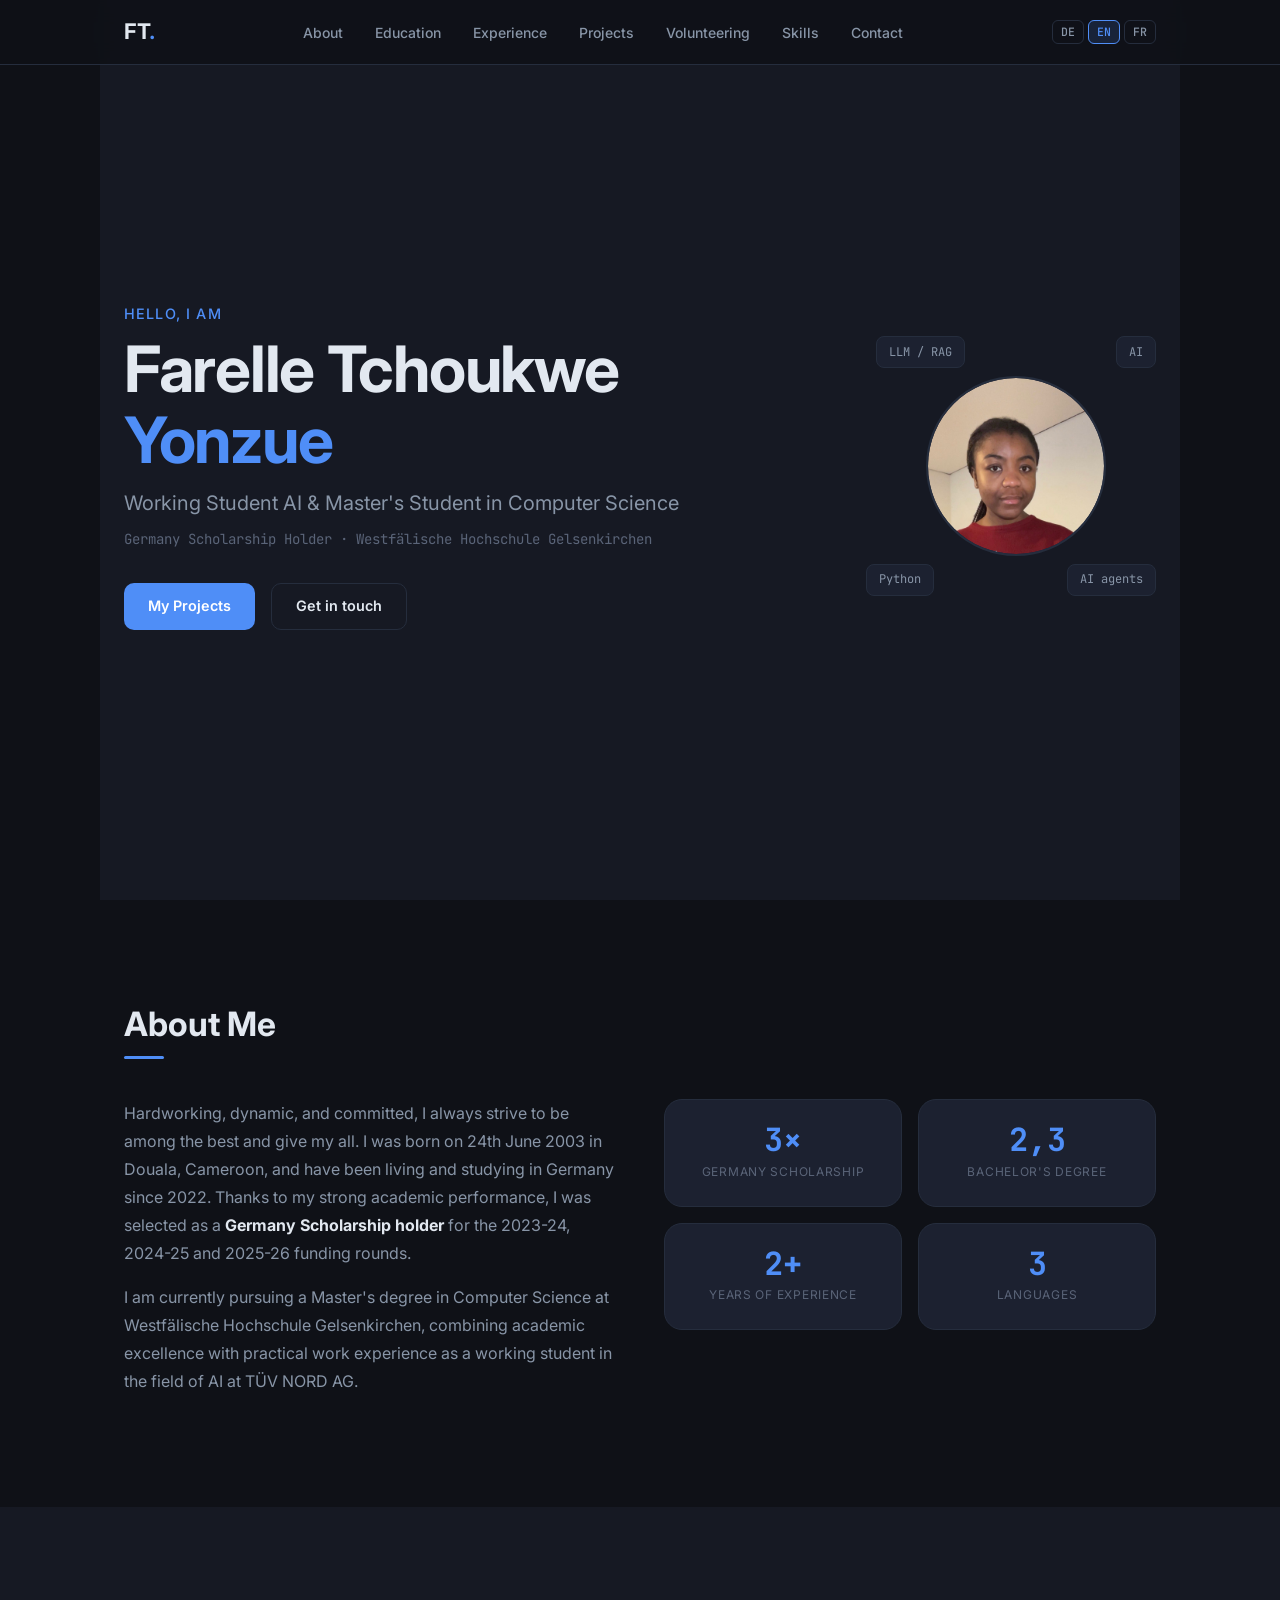
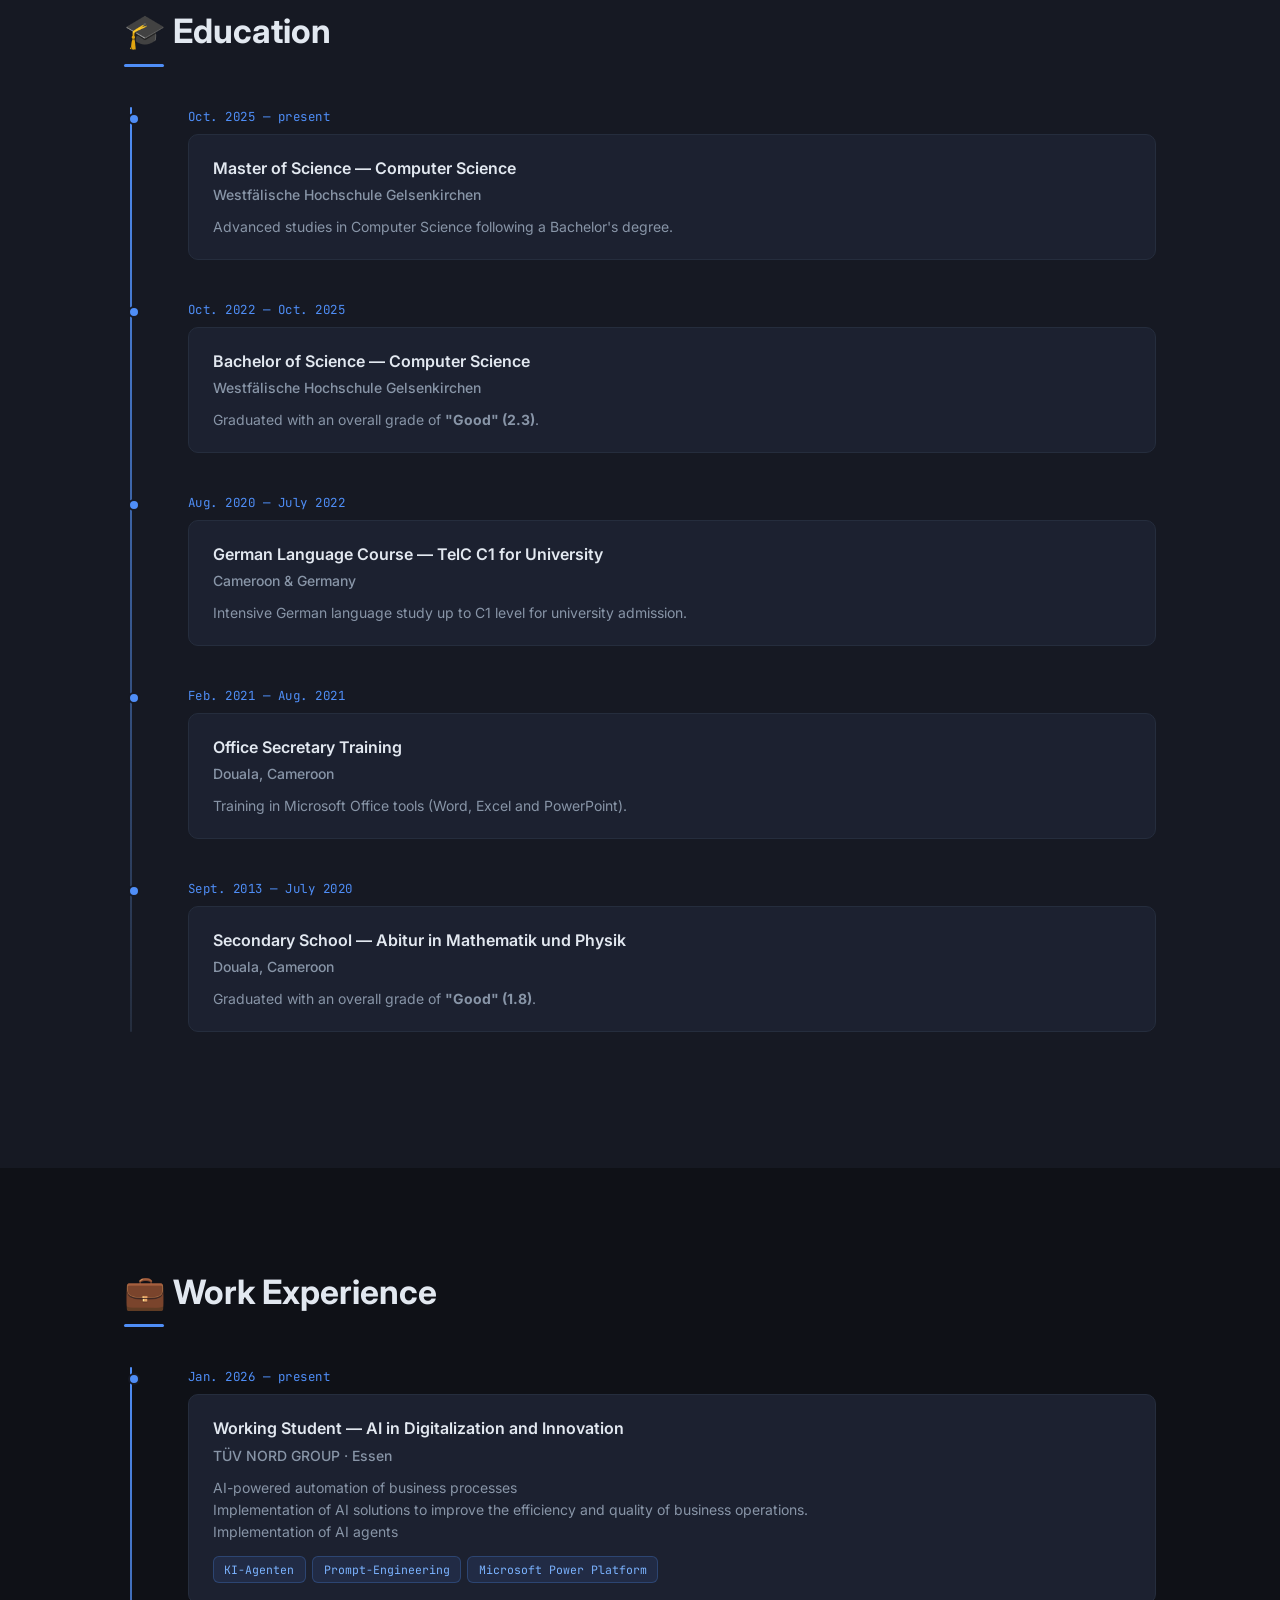
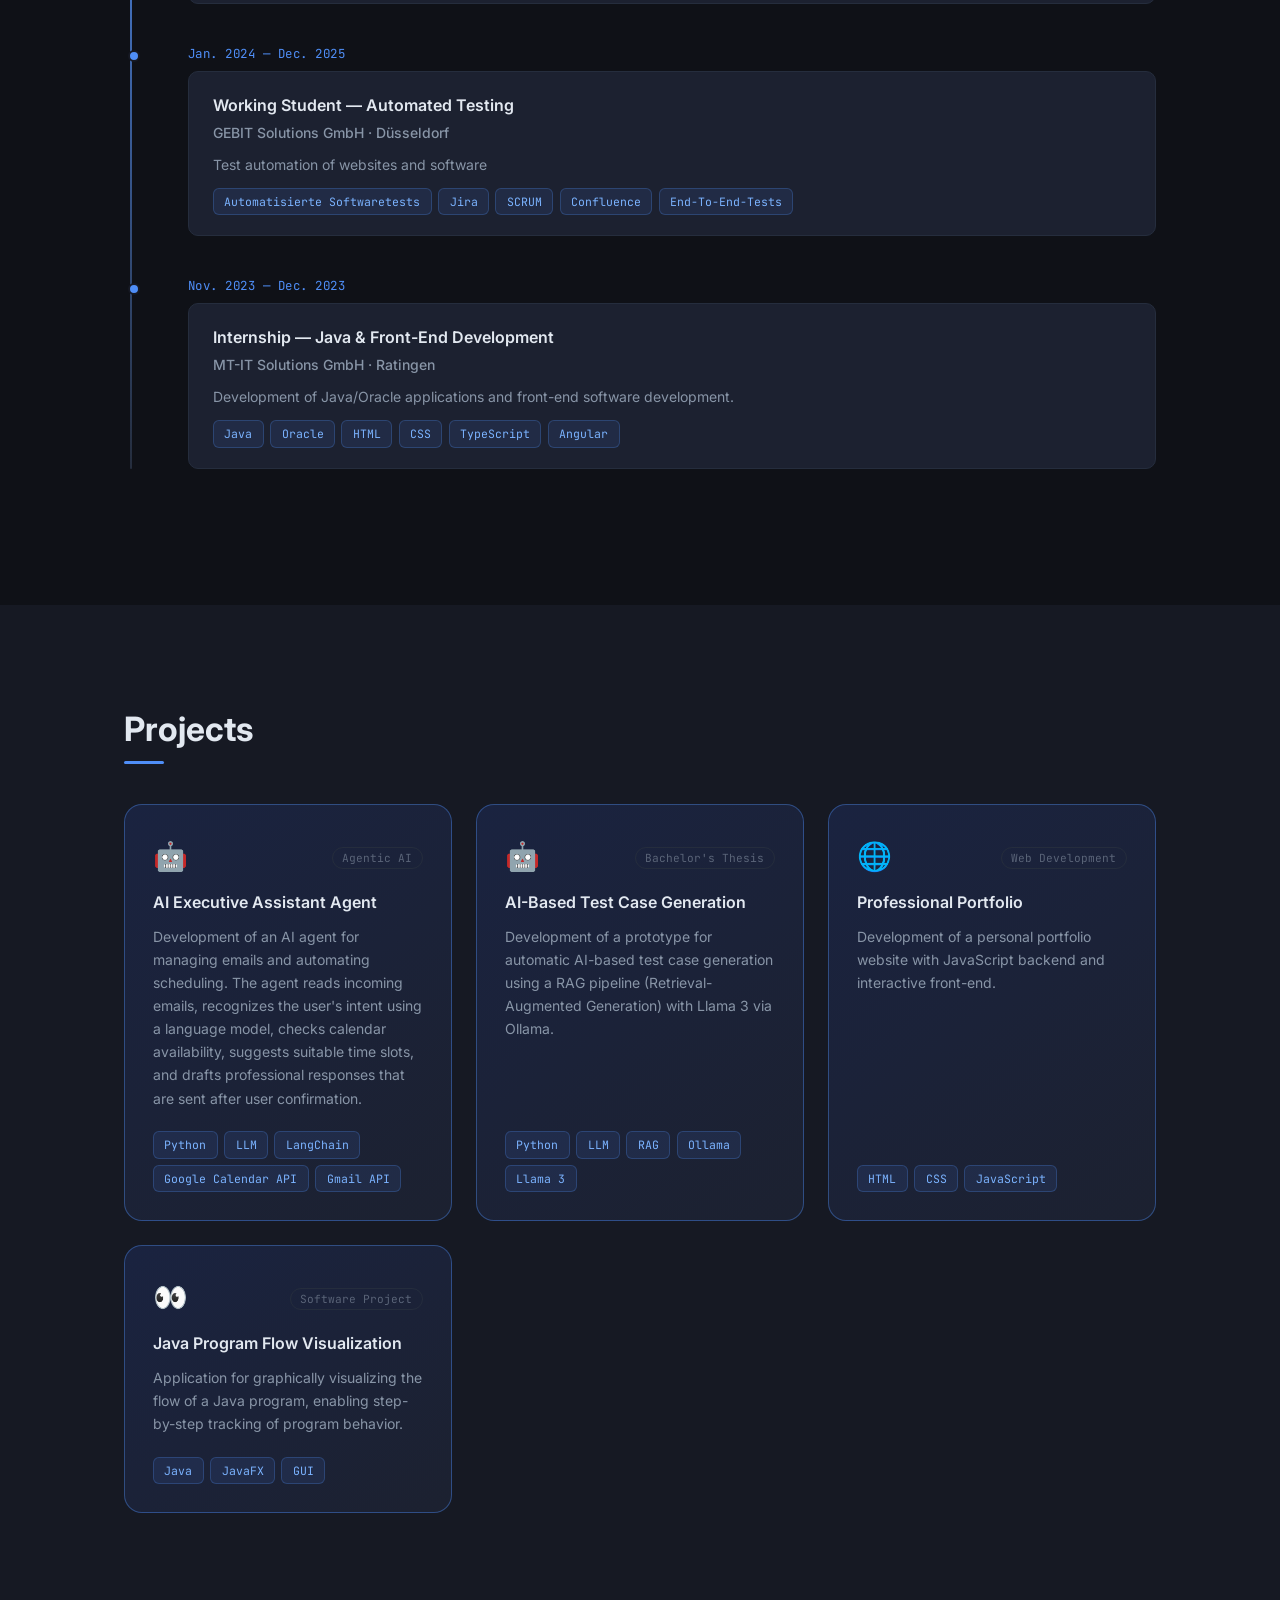
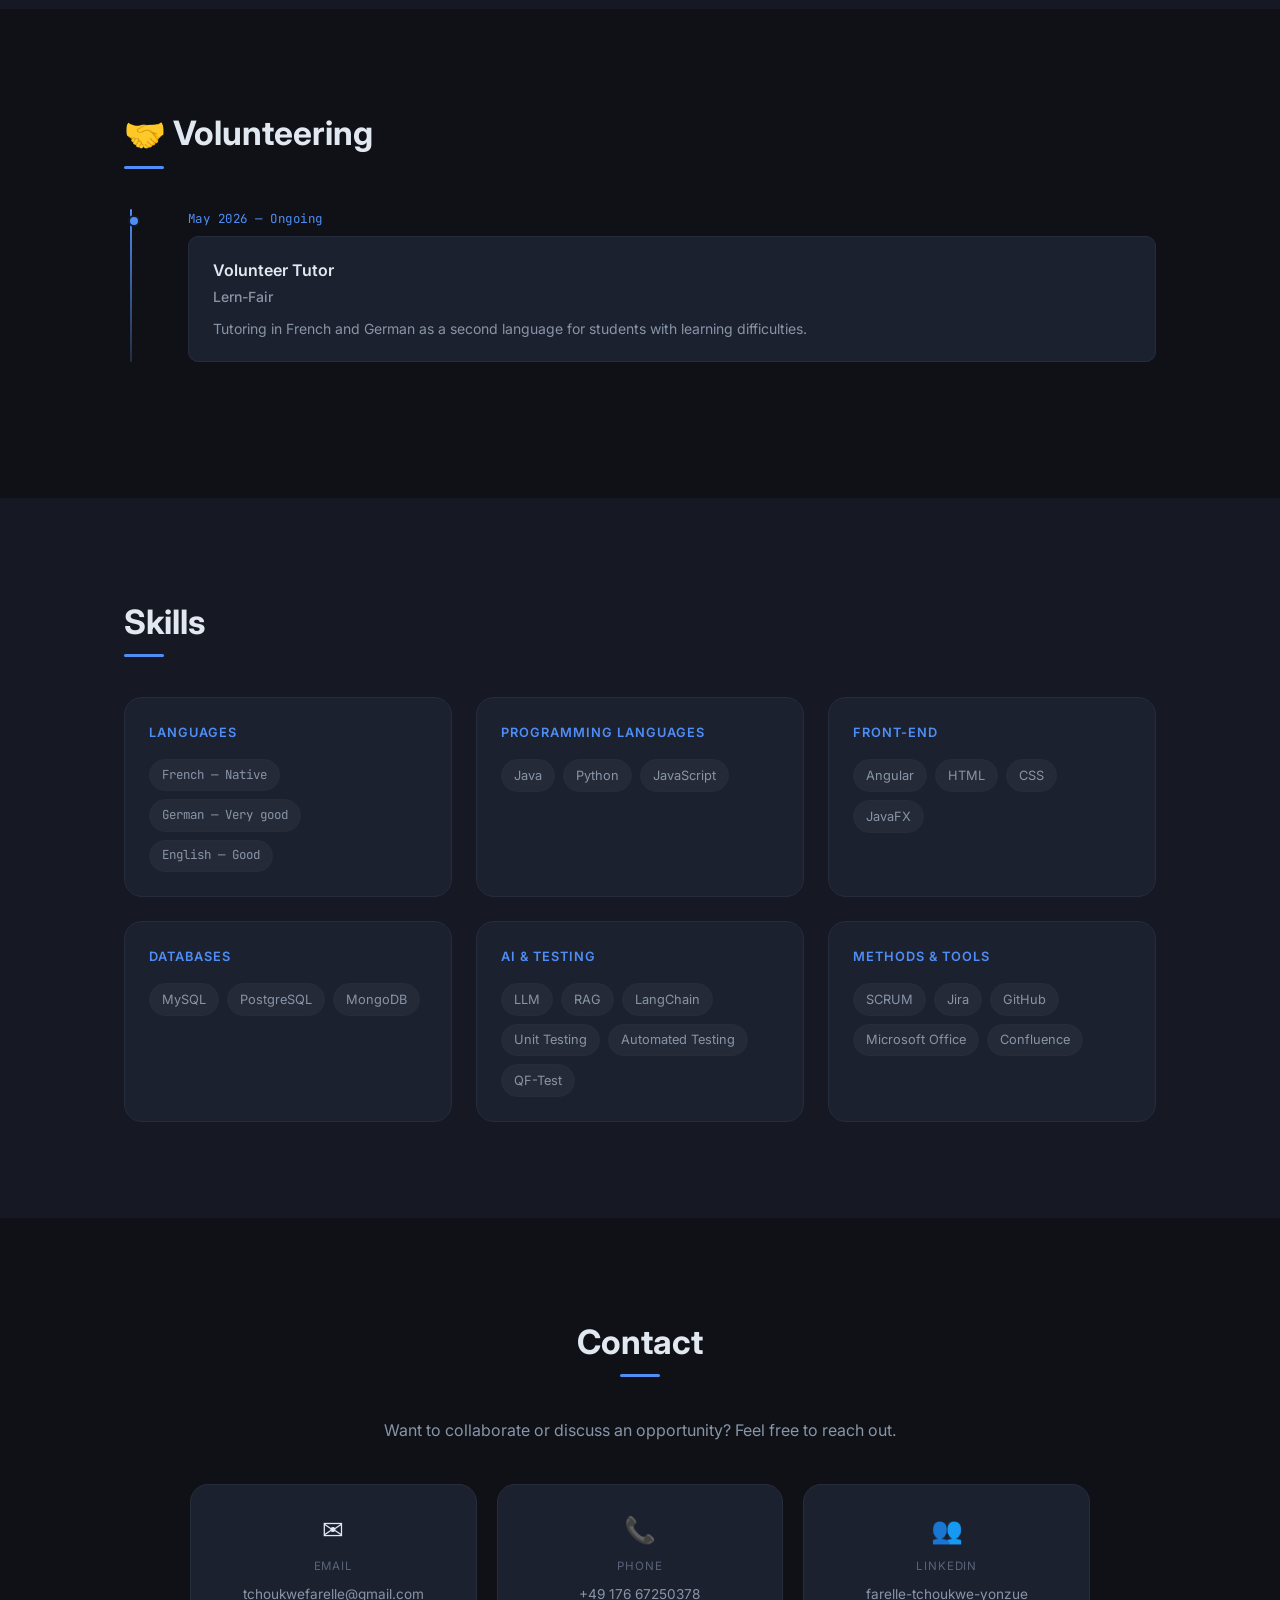
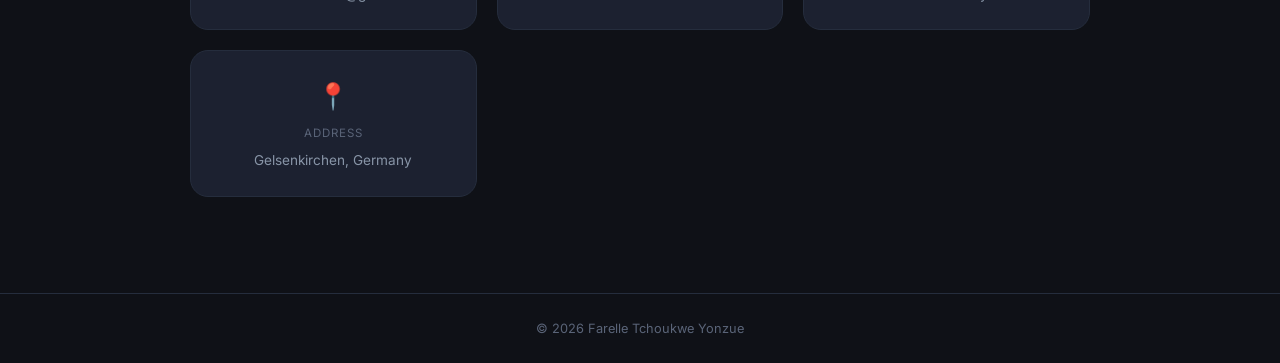
<file: public/index.html>
<!DOCTYPE html>
<html lang="de">
<head>
  <meta charset="UTF-8" />
  <meta name="viewport" content="width=device-width, initial-scale=1.0" />
  <title>Farelle Tchoukwe Yonzue — Portfolio</title>
  <link rel="stylesheet" href="src/style.css" />
  <link rel="preconnect" href="https://fonts.googleapis.com" />
  <link href="https://fonts.googleapis.com/css2?family=Inter:wght@300;400;500;600;700&family=JetBrains+Mono:wght@400;500&display=swap" rel="stylesheet" />
</head>
<body>

  <!-- NAV -->
  <nav id="navbar">
    <div class="nav-inner">
      <span class="nav-logo">FT<span class="accent">.</span></span>
      <ul class="nav-links">
        <li><a href="#about" data-i18n="nav.about">Über mich</a></li>
        <li><a href="#ausbildung" data-i18n="nav.education">Ausbildung</a></li>
        <li><a href="#experience" data-i18n="nav.experience">Erfahrung</a></li>
        <li><a href="#projects" data-i18n="nav.projects">Projekte</a></li>
        <li><a href="#volunteer" data-i18n="nav.volunteer">Ehrenamt</a></li>
        <li><a href="#skills" data-i18n="nav.skills">Kenntnisse</a></li>
        <li><a href="#contact" data-i18n="nav.contact">Kontakt</a></li>
      </ul>
      <div class="lang-switcher">
        <button class="lang-btn active" data-lang="de">DE</button>
        <button class="lang-btn" data-lang="en">EN</button>
        <button class="lang-btn" data-lang="fr">FR</button>
      </div>
      <button class="hamburger" id="hamburger" aria-label="Menu">
        <span></span><span></span><span></span>
      </button>
    </div>
  </nav>

  <!-- HERO -->
  <section id="hero">
    <div class="hero-content">
      <p class="hero-greeting" data-i18n="hero.greeting">Hallo, ich bin</p>
      <h1 class="hero-name">Farelle Tchoukwe<br /><span class="accent">Yonzue</span></h1>
      <h2 class="hero-title" data-i18n="hero.title">Werkstudentin KI &amp; Master-Studentin Informatik</h2>
      <p class="hero-sub" data-i18n="hero.sub">
        Deutschlandstipendiatin · Westfälische Hochschule Gelsenkirchen
      </p>
      <div class="hero-cta">
        <a href="#projects" class="btn btn-primary" data-i18n="hero.cta.projects">Meine Projekte</a>
        <a href="#contact" class="btn btn-outline" data-i18n="hero.cta.contact">Kontakt aufnehmen</a>
      </div>
    </div>
    <div class="hero-visual">
      <div class="avatar-ring">
        <img src="images/Farelle.jpg" alt="Farelle Tchoukwe Yonzue" class="avatar-photo" />
      </div>
      <div class="floating-badge badge-1"><span class="mono" data-i18n="badge.ai">KI</span></div>
      <div class="floating-badge badge-2"><span class="mono" data-i18n="badge.ai-agents">KI agenten</span></div>
      <div class="floating-badge badge-3"><span class="mono">LLM / RAG</span></div>
      <div class="floating-badge badge-4"><span class="mono">Python</span></div>
    </div>
  </section>

  <!-- ABOUT -->
  <section id="about">
    <div class="container">
      <h2 class="section-title" data-i18n="section.about">Über mich</h2>
      <div class="about-grid">
        <div class="about-text">
          <p data-i18n-html="about.p1">
            Fleißig, dynamisch und engagiert versuche ich immer, zu den Besten zu gehören und das Beste von mir zu geben.
            Ich wurde in Douala, Kamerun, am 24,06,2003geboren und lebe und studiere seit 2022 in Deutschland. Dank meiner guten Noten
            wurde ich als <strong>Deutschlandstipendiatin</strong> für die Förderrunden 2023-24, 2024-25 und 2025-26 ausgewählt.
          </p>
          <p data-i18n="about.p2">
            Derzeit studiere ich im Master Informatik an der Westfälischen Hochschule Gelsenkirchen und verbinde
            akademische Exzellenz mit praktischer Berufserfahrung als Werkstudentin bei der GEBIT Solutions GmbH.
          </p>
        </div>
        <div class="about-stats">
          <div class="stat-card">
            <span class="stat-number">3×</span>
            <span class="stat-label" data-i18n="stat.stipendium">Deutschlandstipendiatin</span>
          </div>
          <div class="stat-card">
            <span class="stat-number">2,3</span>
            <span class="stat-label" data-i18n="stat.bachelor">Bachelor-Abschluss</span>
          </div>
          <div class="stat-card">
            <span class="stat-number">2+</span>
            <span class="stat-label" data-i18n="stat.experience">Jahre Berufserfahrung</span>
          </div>
          <div class="stat-card">
            <span class="stat-number">3</span>
            <span class="stat-label" data-i18n="stat.languages">Sprachen</span>
          </div>
        </div>
      </div>
    </div>
  </section>

  <!-- Ausbildung -->
  <section id="ausbildung">
    <div class="container">
      <h2 class="section-title" data-i18n="section.education">🎓 Ausbildung</h2>
      <div class="timeline">

        <div class="timeline-item">
          <div class="timeline-dot"></div>
          <div class="timeline-date" data-i18n="edu.1.date">Okt. 2025 — laufend</div>
          <div class="timeline-card">
            <h3 data-i18n="edu.1.title">Master of Science — Informatik</h3>
            <p class="tl-org" data-i18n="edu.1.org">Westfälische Hochschule Gelsenkirchen</p>
            <p data-i18n="edu.1.desc">Weiterführendes Informatikstudium nach einem Bachelor-Abschluss.</p>
          </div>
        </div>

        <div class="timeline-item">
          <div class="timeline-dot"></div>
          <div class="timeline-date" data-i18n="edu.2.date">Okt. 2022 — Okt. 2025</div>
          <div class="timeline-card">
            <h3 data-i18n="edu.2.title">Bachelor of Science — Informatik</h3>
            <p class="tl-org" data-i18n="edu.2.org">Westfälische Hochschule Gelsenkirchen</p>
            <p data-i18n-html="edu.2.desc">Abschluss mit der Gesamtnote <strong>"gut" (2,3)</strong>.</p>
          </div>
        </div>

        <div class="timeline-item">
          <div class="timeline-dot"></div>
          <div class="timeline-date" data-i18n="edu.3.date">Aug. 2020 — Juli 2022</div>
          <div class="timeline-card">
            <h3 data-i18n="edu.3.title">Deutschkurs — TelC C1 für Hochschule</h3>
            <p class="tl-org" data-i18n="edu.3.org">Kamerun &amp; Deutschland</p>
            <p data-i18n="edu.3.desc">Intensives Deutschlernen bis zum Niveau C1 für die Hochschulzulassung.</p>
          </div>
        </div>

        <div class="timeline-item">
          <div class="timeline-dot"></div>
          <div class="timeline-date" data-i18n="edu.4.date">Feb. 2021 — Aug. 2021</div>
          <div class="timeline-card">
            <h3 data-i18n="edu.4.title">Ausbildung zum Büro Sekretariat</h3>
            <p class="tl-org" data-i18n="edu.4.org">Douala, Kamerun</p>
            <p data-i18n-html="edu.4.desc">Umgang mit Microsoft Office (Word, Excel und PowerPoint).</p>
          </div>
        </div>

        <div class="timeline-item">
          <div class="timeline-dot"></div>
          <div class="timeline-date" data-i18n="edu.5.date">Sept. 2013 — Juli 2020</div>
          <div class="timeline-card">
            <h3 data-i18n="edu.5.title">Gymnasium — Abitur in Mathematik und Physik</h3>
            <p class="tl-org" data-i18n="edu.5.org">Douala, Kamerun</p>
            <p data-i18n-html="edu.5.desc">Abschluss mit der Gesamtnote <strong>"gut" (1,8)</strong>.</p>
          </div>
        </div>

      </div>
    </div>
  </section>

  <!-- EXPERIENCE -->
  <section id="experience">
    <div class="container">
      <h2 class="section-title" data-i18n="section.experience">💼 Berufserfahrung</h2>
      <div class="timeline">

        <div class="timeline-item">
          <div class="timeline-dot"></div>
          <div class="timeline-date" data-i18n="exp.1.date">Jan. 2026 — laufend</div>
          <div class="timeline-card">
            <h3 data-i18n="exp.1.title">Werkstudentin — KI im Bereich Digitalisierung und Innovation</h3>
            <p class="tl-org" data-i18n="exp.1.org">TÜV NORD GROUP · Essen</p>
            <p data-i18n="exp.1.desc1">KI-gestützte Automatisierung von Geschäftsprozessen</p>
            <p data-i18n="exp.1.desc2">Implementierung von KI-Lösungen zur Verbesserung der Effizienz und Qualität von Geschäftsabläufen.</p>
            <p data-i18n="exp.1.desc3">Implementierung von KI-Agenten</p>
            <div class="tag-list">
              <span class="tag">KI-Agenten</span>
              <span class="tag">Prompt-Engineering</span>
              <span class="tag">Microsoft Power Platform</span>
            </div>
          </div>
        </div>

        <div class="timeline-item">
          <div class="timeline-dot"></div>
          <div class="timeline-date" data-i18n="exp.2.date">Jan. 2024 — Dez. 2025</div>
          <div class="timeline-card">
            <h3 data-i18n="exp.2.title">Werkstudentin — Automated Testing</h3>
            <p class="tl-org" data-i18n="exp.2.org">GEBIT Solutions GmbH · Düsseldorf</p>
            <p data-i18n="exp.2.desc">Testautomatisierung von Webseiten und Software</p>
            <div class="tag-list">
              <span class="tag">Automatisierte Softwaretests</span>
              <span class="tag">Jira</span>
              <span class="tag">SCRUM</span>
              <span class="tag">Confluence</span>
              <span class="tag">End-To-End-Tests</span>
            </div>
          </div>
        </div>

        <div class="timeline-item">
          <div class="timeline-dot"></div>
          <div class="timeline-date" data-i18n="exp.3.date">Nov. 2023 — Dez. 2023</div>
          <div class="timeline-card">
            <h3 data-i18n="exp.3.title">Praktikum — Java &amp; Front-End Development</h3>
            <p class="tl-org" data-i18n="exp.3.org">MT-IT Solutions GmbH · Ratingen</p>
            <p data-i18n="exp.3.desc">Entwicklung von Java/Oracle-Anwendungen sowie Front-End-Softwareentwicklung.</p>
            <div class="tag-list">
              <span class="tag">Java</span>
              <span class="tag">Oracle</span>
              <span class="tag">HTML</span>
              <span class="tag">CSS</span>
              <span class="tag">TypeScript</span>
              <span class="tag">Angular</span>
            </div>
          </div>
        </div>

      </div>
    </div>
  </section>

  <!-- PROJECTS -->
  <section id="projects">
    <div class="container">
      <h2 class="section-title" data-i18n="section.projects">Projekte</h2>
      <div class="projects-grid">

        <div class="project-card featured">
          <div class="project-header">
            <span class="project-icon">&#129302;</span>
            <div class="project-links">
              <span class="project-badge">Agentic AI</span>
            </div>
          </div>
          <h3 data-i18n="proj.1.title">AI executive assistent agent</h3>
          <p data-i18n="proj.1.desc">
            Entwicklung eines KI-Agenten zur Verwaltung von E-Mails und Automatisierung von Terminplanungen.
            Der Agent liest eingehende E-Mails, erkennt mithilfe eines Sprachmodells die Absicht des Nutzers,
            prüft die Kalenderverfügbarkeit, schlägt geeignete Terminfenster vor und entwirft professionelle
            Antworten, die nach der Bestätigung durch den Benutzer gesendet werden.
          </p>
          <div class="tag-list">
            <span class="tag">Python</span>
            <span class="tag">LLM</span>
            <span class="tag">LangChain</span>
            <span class="tag">Google Calendar API</span>
            <span class="tag">Gmail API</span>
          </div>
        </div>

        <div class="project-card featured">
          <div class="project-header">
            <span class="project-icon">&#129302;</span>
            <div class="project-links">
              <span class="project-badge" data-i18n="badge.thesis">Bachelorarbeit</span>
            </div>
          </div>
          <h3 data-i18n="proj.2.title">KI-Generierung von Testfällen</h3>
          <p data-i18n="proj.2.desc">
            Entwicklung eines Prototyps zur automatischen KI-Generierung von Testfällen mithilfe einer
            RAG-Pipeline (Retrieval-Augmented Generation) mit Llama 3 über Ollama.
          </p>
          <div class="tag-list">
            <span class="tag">Python</span>
            <span class="tag">LLM</span>
            <span class="tag">RAG</span>
            <span class="tag">Ollama</span>
            <span class="tag">Llama 3</span>
          </div>
        </div>

        <div class="project-card featured">
          <div class="project-header">
            <span class="project-icon">&#127760;</span>
            <div class="project-links">
              <span class="project-badge" data-i18n="badge.web">Webentwicklung</span>
            </div>
          </div>
          <h3 data-i18n="proj.3.title">Professionelles Portfolio</h3>
          <p data-i18n="proj.3.desc">
            Entwicklung einer persönlichen Portfolio-Webseite mit JavaScript-Backend
            und interaktivem Front-End.
          </p>
          <div class="tag-list">
            <span class="tag">HTML</span>
            <span class="tag">CSS</span>
            <span class="tag">JavaScript</span>
          </div>
        </div>

        <div class="project-card featured">
          <div class="project-header">
            <span class="project-icon">&#128064;</span>
            <div class="project-links">
              <span class="project-badge" data-i18n="badge.software">Softwareprojekt</span>
            </div>
          </div>
          <h3 data-i18n="proj.4.title">Visualisierung Java-Programmablauf</h3>
          <p data-i18n="proj.4.desc">
            Anwendung zur grafischen Visualisierung des Ablaufs eines Java-Programms, die das
            schrittweise Nachvollziehen des Programmverhaltens ermöglicht.
          </p>
          <div class="tag-list">
            <span class="tag">Java</span>
            <span class="tag">JavaFX</span>
            <span class="tag">GUI</span>
          </div>
        </div>


      </div>
    </div>
  </section>

  <!-- Ehrenamt -->
  <section id="volunteer">
    <div class="container">
      <h2 class="section-title" data-i18n="section.volunteer">🤝 Ehrenamt</h2>
      <div class="timeline">

        <div class="timeline-item">
          <div class="timeline-dot"></div>
          <div class="timeline-date" data-i18n="vol.1.date">Mai. 2026 — Laufend</div>
          <div class="timeline-card">
            <h3 data-i18n="vol.1.title">Freiwillige Lernhelferin</h3>
            <p class="tl-org" data-i18n="vol.1.org">Lern-Fair</p>
            <p data-i18n="vol.1.desc">Nachhilfeunterricht in Französisch und Deutsch als Zweitsprache für Schüler mit Schulschwierigkeiten.</p>
          </div>
        </div>

      </div>
    </div>
  </section>

  <!-- SKILLS -->
  <section id="skills">
    <div class="container">
      <h2 class="section-title" data-i18n="section.skills">Kenntnisse</h2>
      <div class="skills-grid">

        <div class="skill-group">
          <h3 class="skill-group-title" data-i18n="skills.spoken">Sprachen</h3>
          <div class="skill-pills">
            <span class="pill pill-lang" data-i18n="lang.french">Französisch — Muttersprache</span>
            <span class="pill pill-lang" data-i18n="lang.german">Deutsch — Sehr gut</span>
            <span class="pill pill-lang" data-i18n="lang.english">Englisch — Gut</span>
          </div>
        </div>

        <div class="skill-group">
          <h3 class="skill-group-title" data-i18n="skills.prog-lang">Programmiersprachen</h3>
          <div class="skill-pills">
            <span class="pill">Java</span>
            <span class="pill">Python</span>
            <span class="pill">JavaScript</span>
          </div>
        </div>

        <div class="skill-group">
          <h3 class="skill-group-title" data-i18n="skills.frontend">Front-End</h3>
          <div class="skill-pills">
            <span class="pill">Angular</span>
            <span class="pill">HTML</span>
            <span class="pill">CSS</span>
            <span class="pill">JavaFX</span>
          </div>
        </div>

        <div class="skill-group">
          <h3 class="skill-group-title" data-i18n="skills.databases">Datenbanken</h3>
          <div class="skill-pills">
            <span class="pill">MySQL</span>
            <span class="pill">PostgreSQL</span>
            <span class="pill">MongoDB</span>
          </div>
        </div>

        <div class="skill-group">
          <h3 class="skill-group-title" data-i18n="skills.ai">KI &amp; Testing</h3>
          <div class="skill-pills">
            <span class="pill">LLM</span>
            <span class="pill">RAG</span>
            <span class="pill">LangChain</span>
            <span class="pill">Unit Testing</span>
            <span class="pill">Automated Testing</span>
            <span class="pill">QF-Test</span>
          </div>
        </div>

        <div class="skill-group">
          <h3 class="skill-group-title" data-i18n="skills.tools">Methoden &amp; Tools</h3>
          <div class="skill-pills">
            <span class="pill">SCRUM</span>
            <span class="pill">Jira</span>
            <span class="pill">GitHub</span>
            <span class="pill">Microsoft Office</span>
            <span class="pill">Confluence</span>
          </div>
        </div>

        

      </div>
    </div>
  </section>

  <!-- CONTACT -->
  <section id="contact">
    <div class="container contact-inner">
      <h2 class="section-title" data-i18n="section.contact">Kontakt</h2>
      <p class="contact-lead" data-i18n="contact.lead">
        Sie möchten zusammenarbeiten oder eine Möglichkeit besprechen? Kontaktieren Sie mich gerne.
      </p>
      <div class="contact-cards">
        <a href="mailto:tchoukwefarelle@gmail.com" class="contact-card">
          <span class="cc-icon">&#9993;</span>
          <span class="cc-label" data-i18n="contact.email">Email</span>
          <span class="cc-value">tchoukwefarelle@gmail.com</span>
        </a>
        <a href="tel:+4917667250378" class="contact-card">
          <span class="cc-icon">&#128222;</span>
          <span class="cc-label" data-i18n="contact.phone">Telefon</span>
          <span class="cc-value">+49 176 67250378</span>
        </a>
        <a href="https://www.linkedin.com/in/farelle-tchoukwe-yonzue-931889391/" target="_blank" rel="noopener" class="contact-card">
          <span class="cc-icon">&#128101;</span>
          <span class="cc-label" data-i18n="contact.linkedin">LinkedIn</span>
          <span class="cc-value">farelle-tchoukwe-yonzue</span>
        </a>
        <div class="contact-card no-link">
          <span class="cc-icon">&#128205;</span>
          <span class="cc-label" data-i18n="contact.address">Anschrift</span>
          <span class="cc-value" data-i18n="contact.city">Gelsenkirchen, Deutschland</span>
        </div>
      </div>
    </div>
  </section>

  <!-- FOOTER -->
  <footer>
    <p data-i18n="footer.text">&#169; 2026 Farelle Tchoukwe Yonzue</p>
  </footer>

  <script src="src/translation.js"></script>
  <script src="src/main.js"></script>
</body>
</html>
</file>
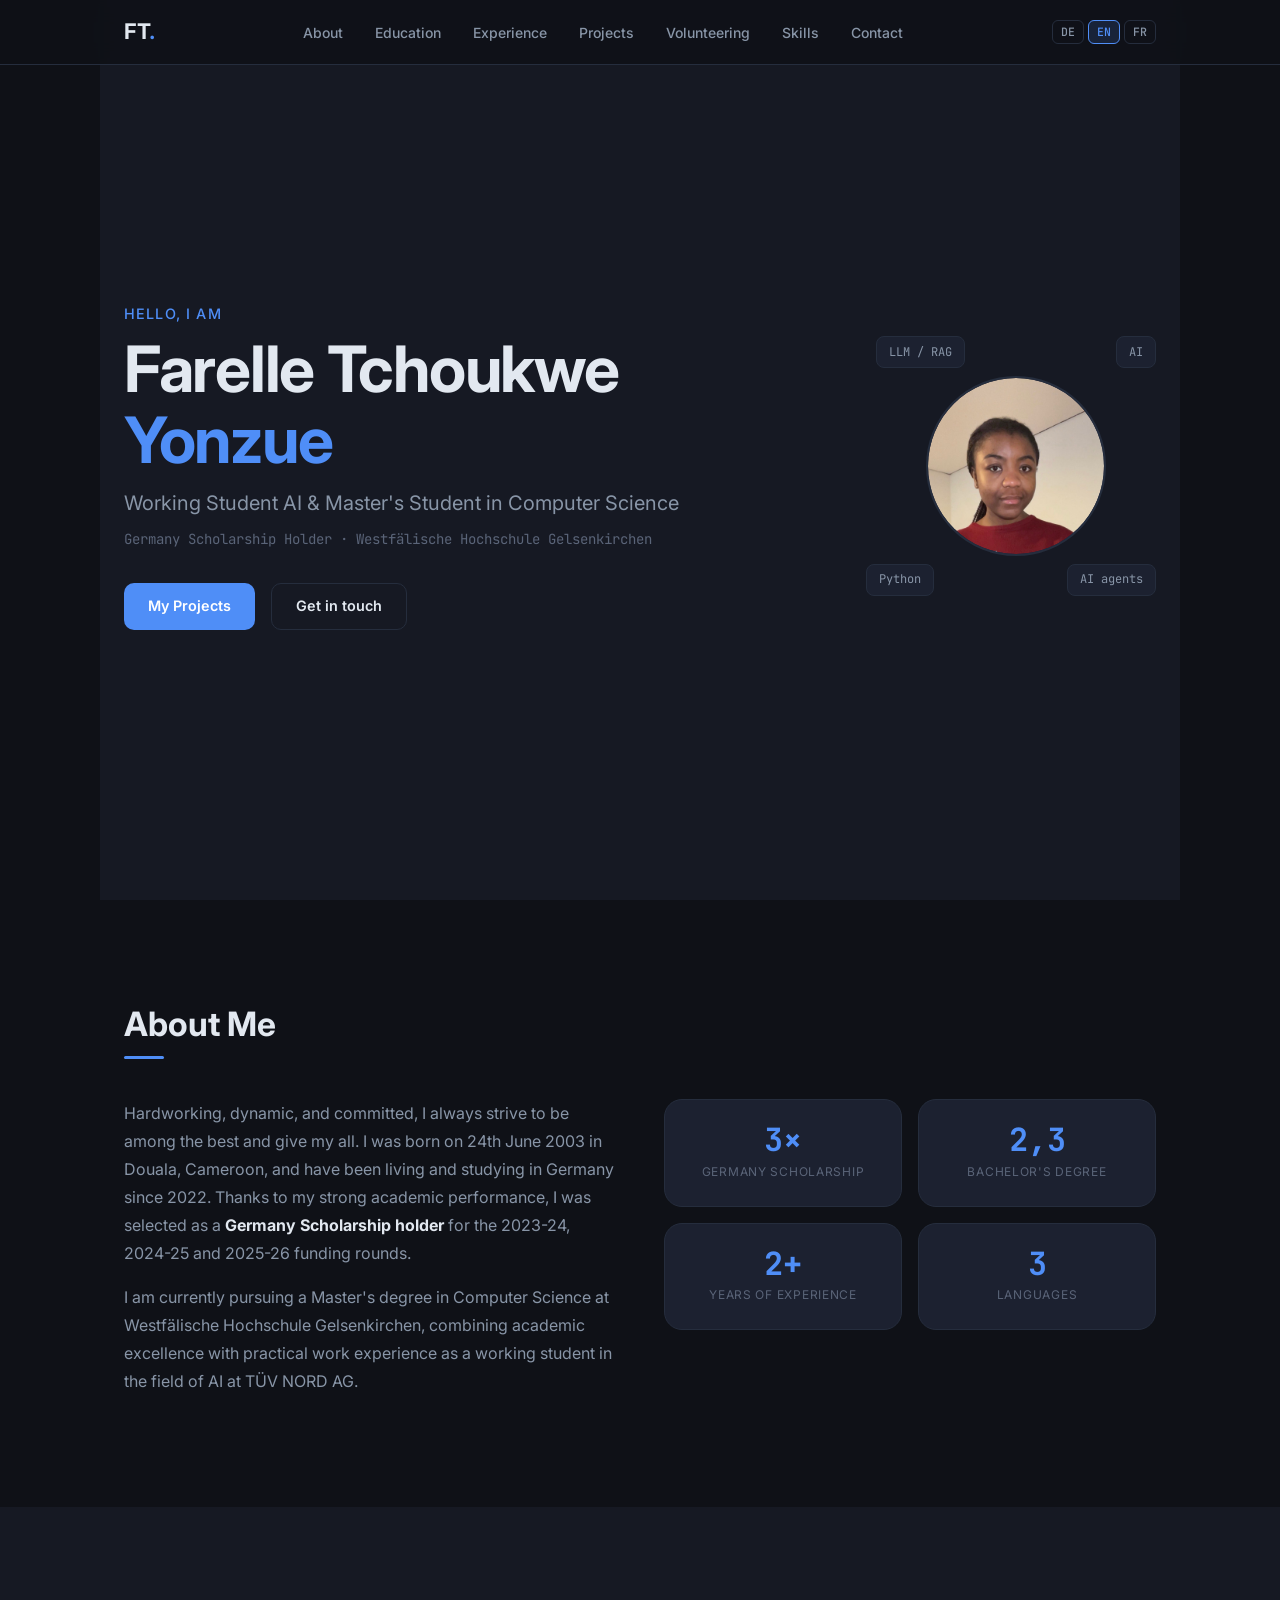
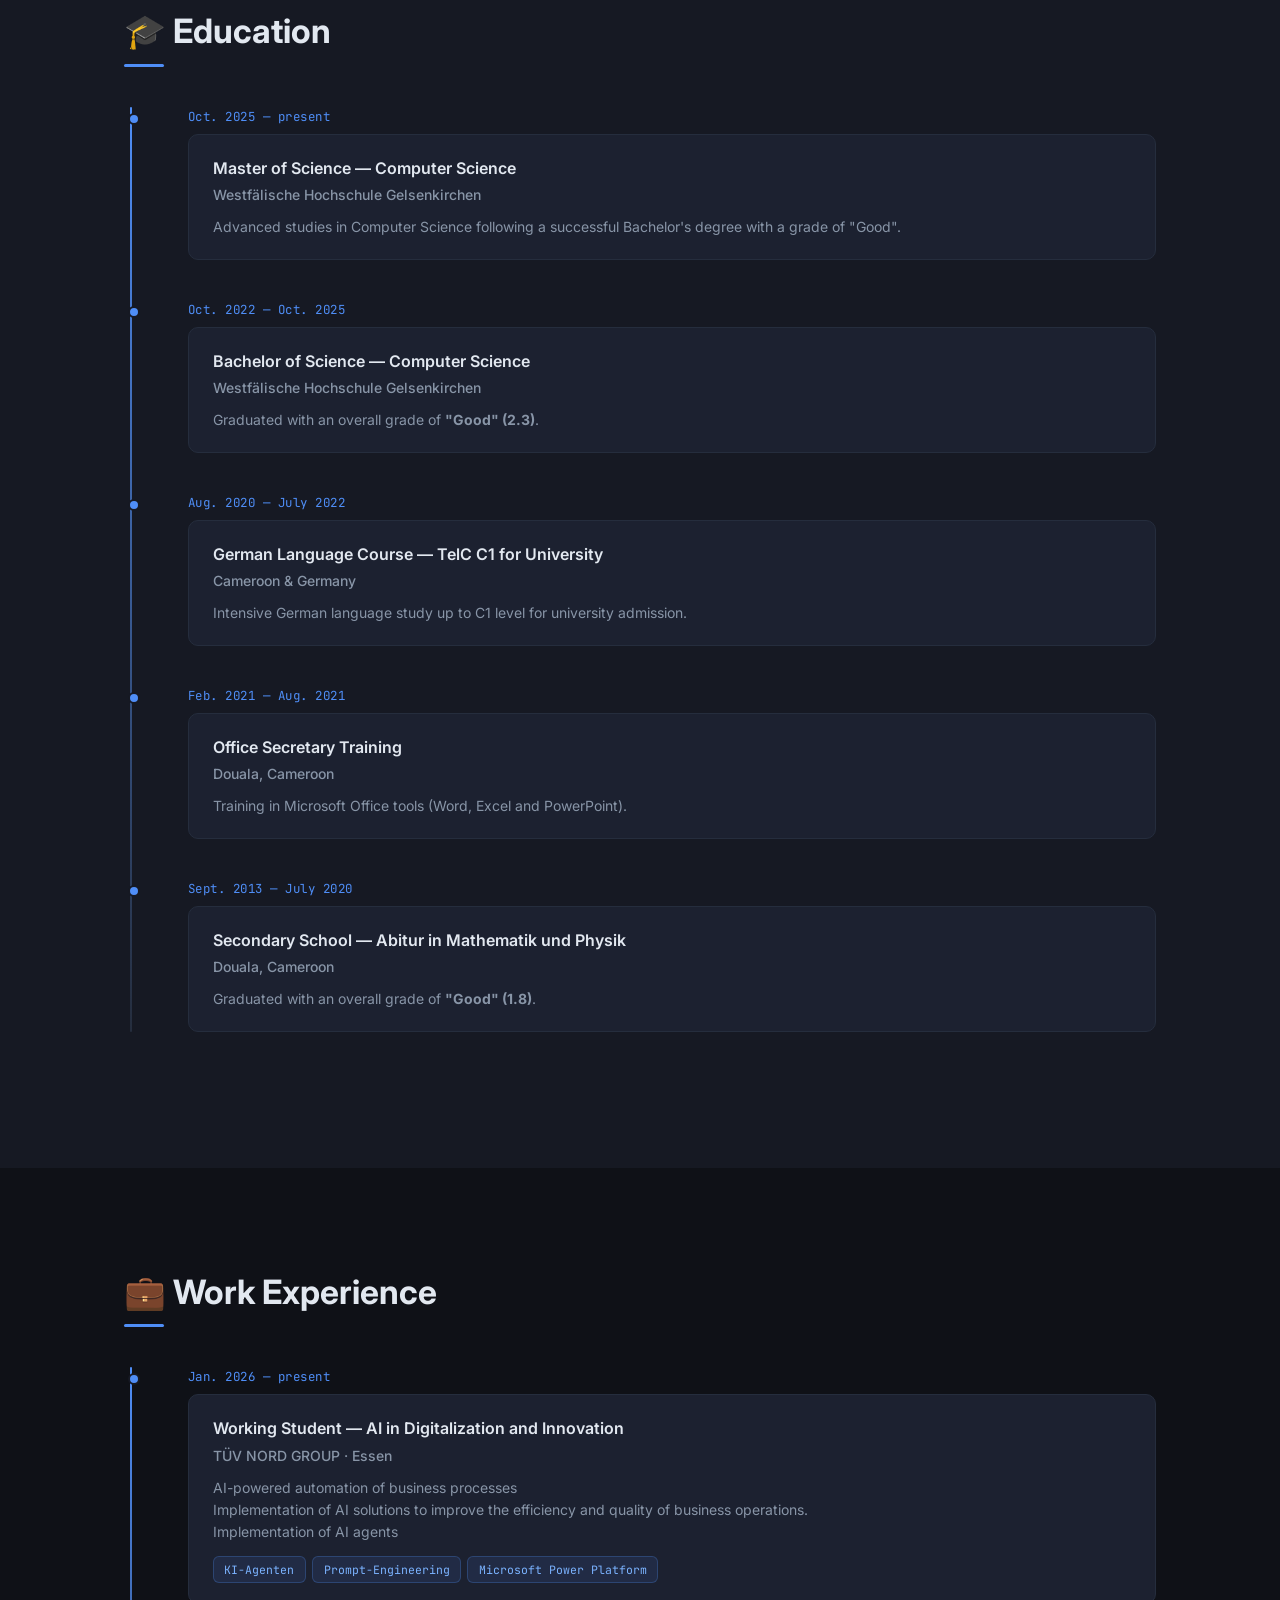
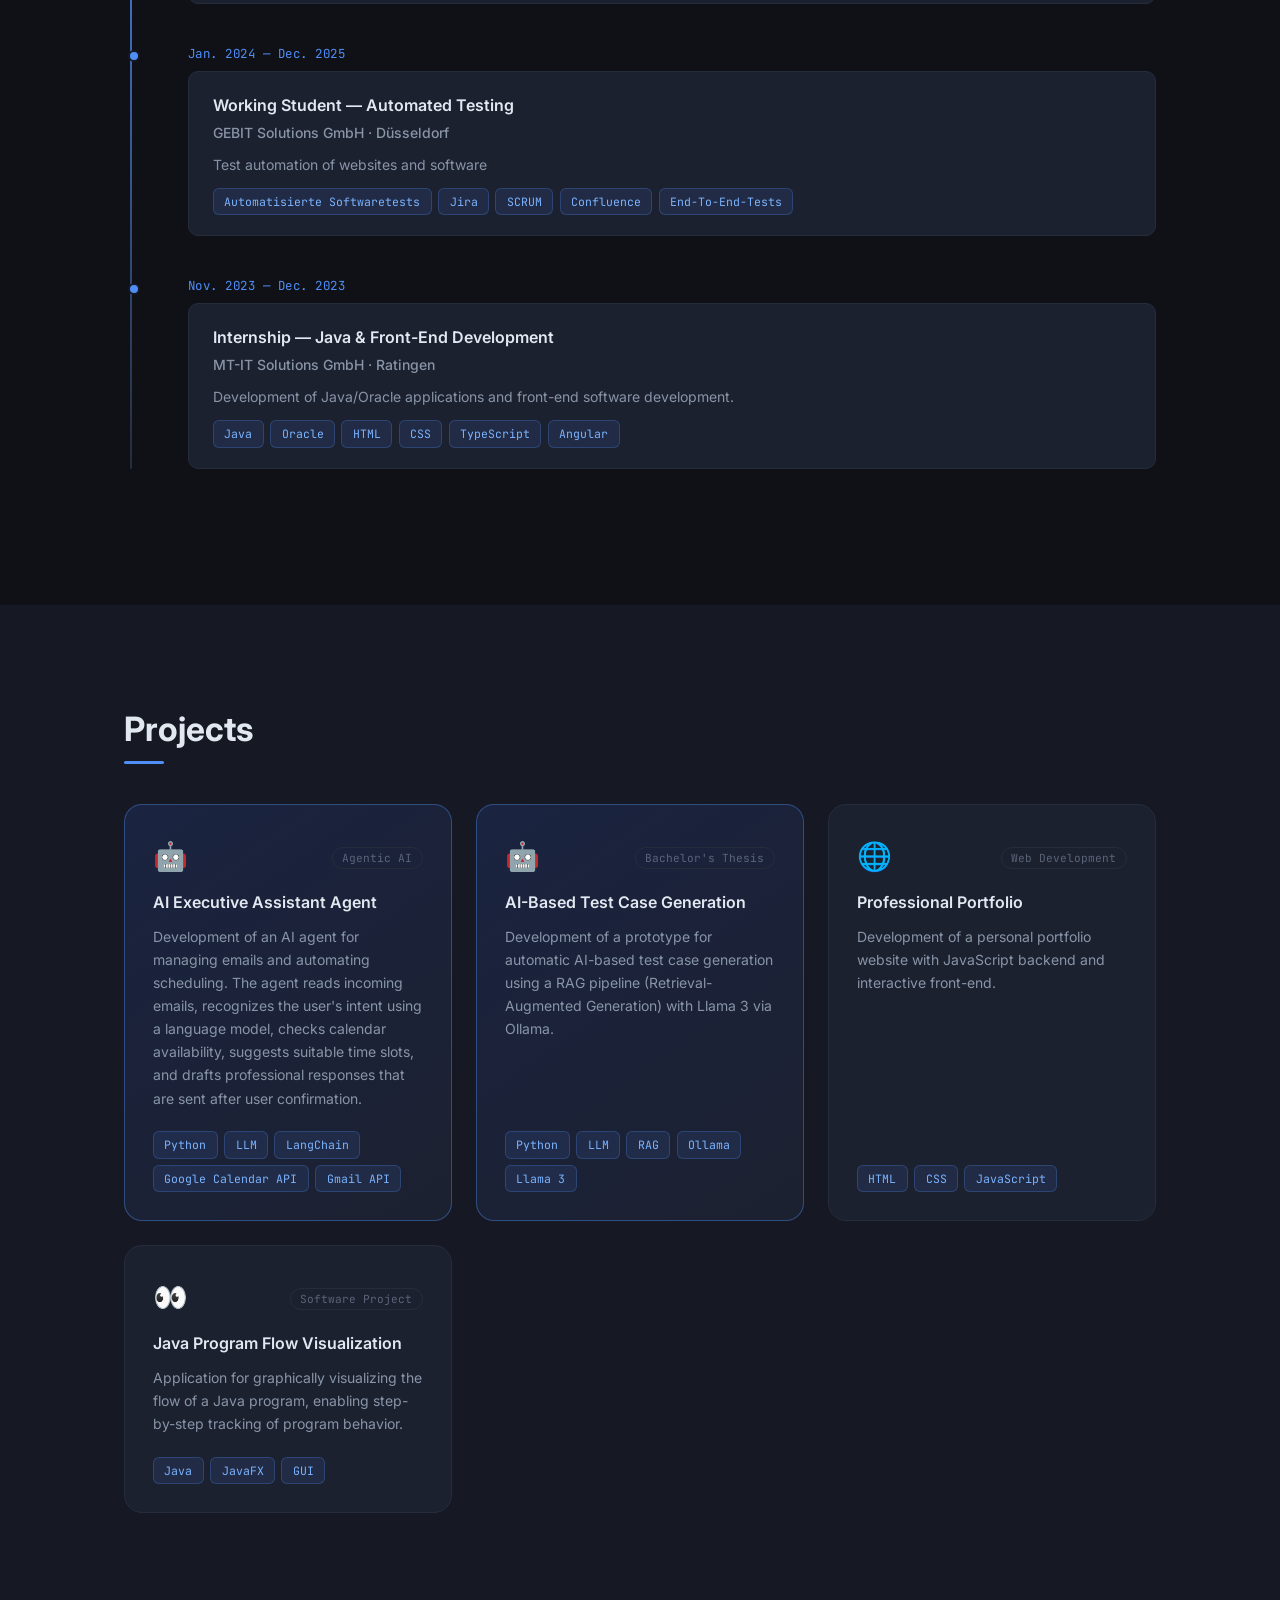
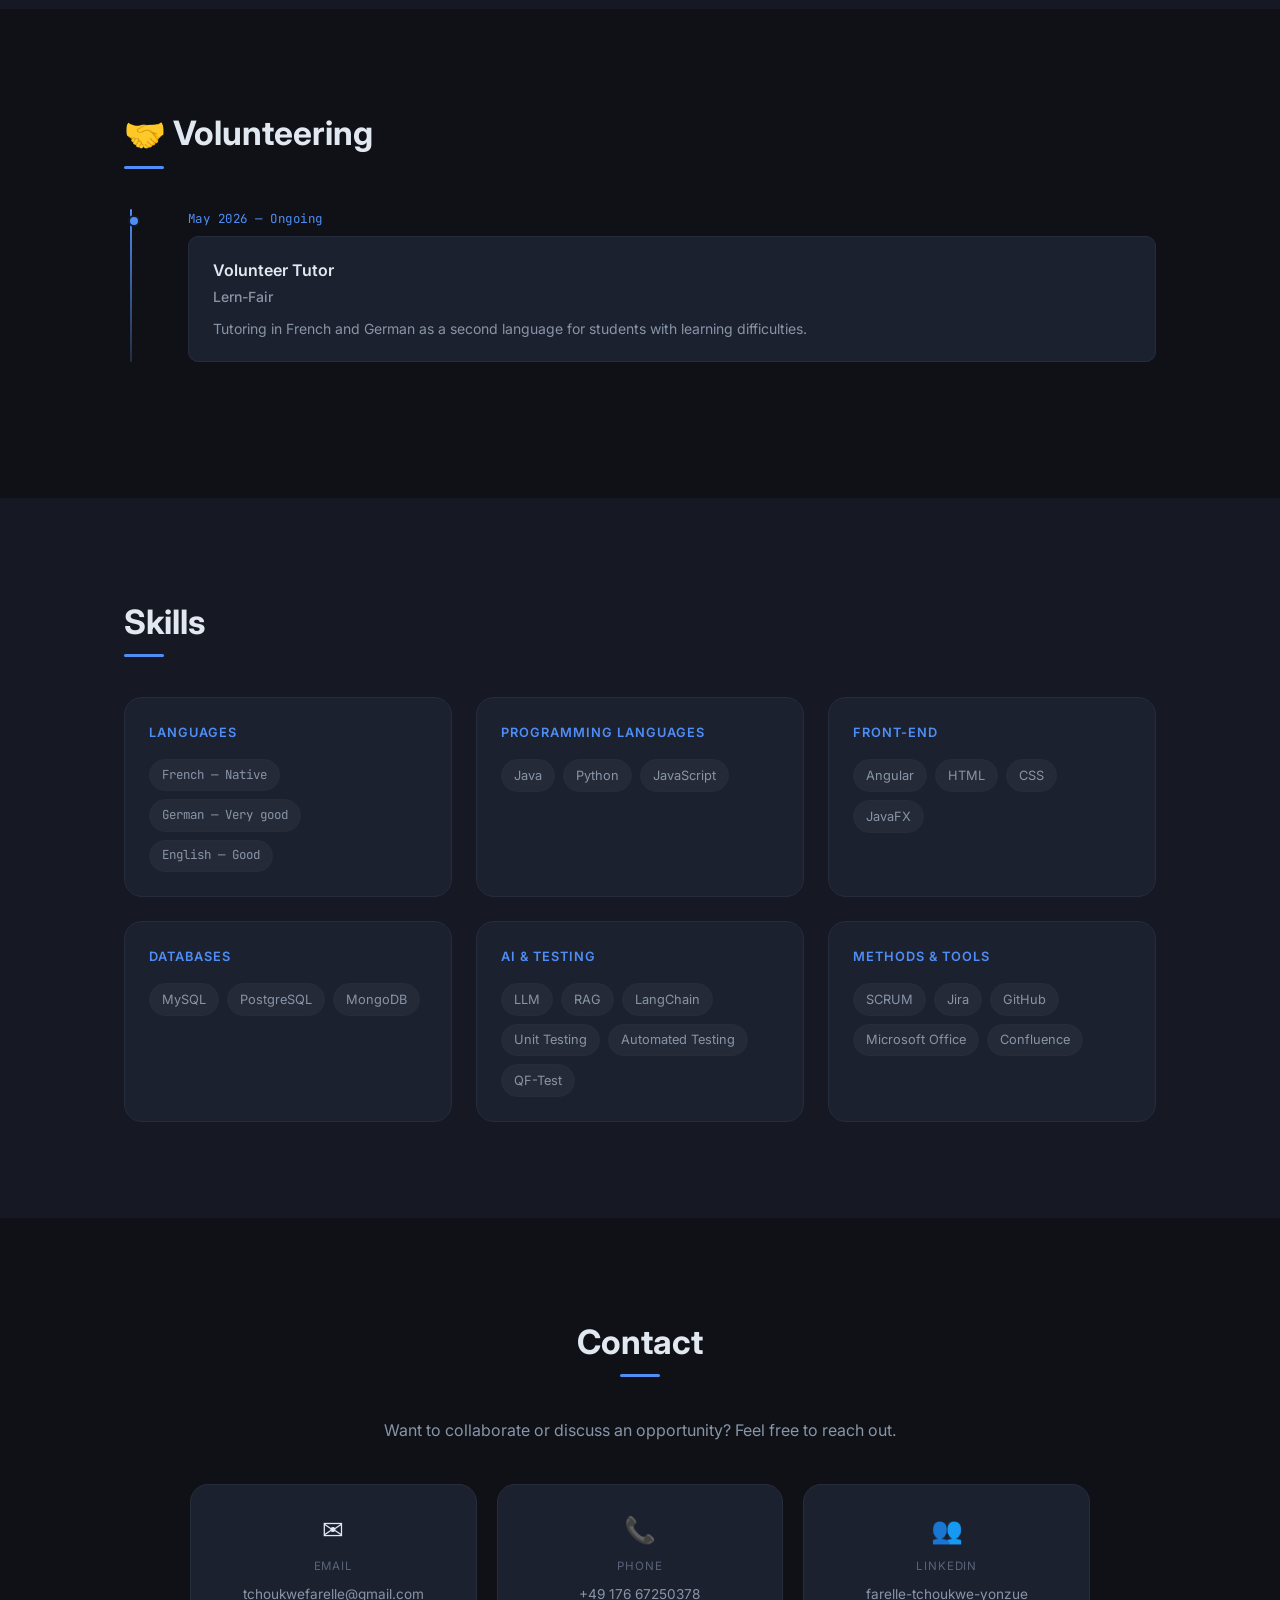
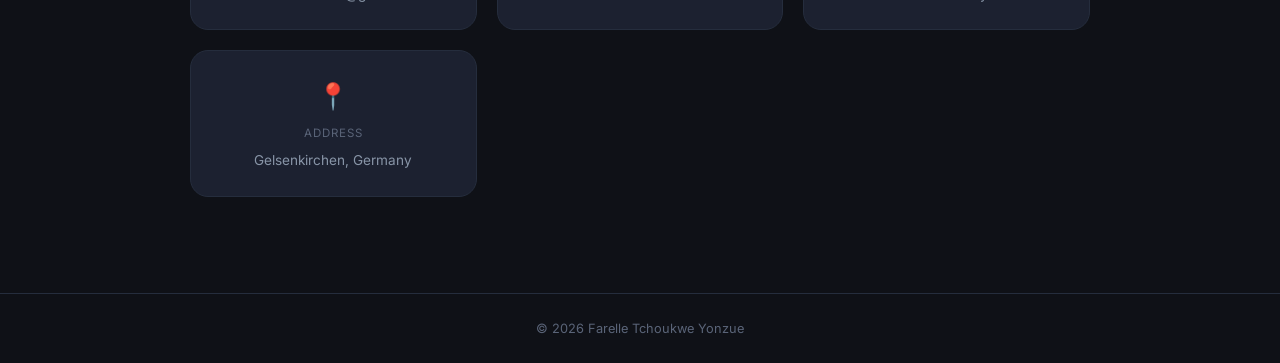
<file: src/index.html>
<!DOCTYPE html>
<html lang="de">
<head>
  <meta charset="UTF-8" />
  <meta name="viewport" content="width=device-width, initial-scale=1.0" />
  <title>Farelle Tchoukwe Yonzue — Portfolio</title>
  <link rel="stylesheet" href="style.css" />
  <link rel="preconnect" href="https://fonts.googleapis.com" />
  <link href="https://fonts.googleapis.com/css2?family=Inter:wght@300;400;500;600;700&family=JetBrains+Mono:wght@400;500&display=swap" rel="stylesheet" />
</head>
<body>

  <!-- NAV -->
  <nav id="navbar">
    <div class="nav-inner">
      <span class="nav-logo">FT<span class="accent">.</span></span>
      <ul class="nav-links">
        <li><a href="#about" data-i18n="nav.about">Über mich</a></li>
        <li><a href="#ausbildung" data-i18n="nav.education">Ausbildung</a></li>
        <li><a href="#experience" data-i18n="nav.experience">Erfahrung</a></li>
        <li><a href="#projects" data-i18n="nav.projects">Projekte</a></li>
        <li><a href="#volunteer" data-i18n="nav.volunteer">Ehrenamt</a></li>
        <li><a href="#skills" data-i18n="nav.skills">Kenntnisse</a></li>
        <li><a href="#contact" data-i18n="nav.contact">Kontakt</a></li>
      </ul>
      <div class="lang-switcher">
        <button class="lang-btn active" data-lang="de">DE</button>
        <button class="lang-btn" data-lang="en">EN</button>
        <button class="lang-btn" data-lang="fr">FR</button>
      </div>
      <button class="hamburger" id="hamburger" aria-label="Menu">
        <span></span><span></span><span></span>
      </button>
    </div>
  </nav>

  <!-- HERO -->
  <section id="hero">
    <div class="hero-content">
      <p class="hero-greeting" data-i18n="hero.greeting">Hallo, ich bin</p>
      <h1 class="hero-name">Farelle Tchoukwe<br /><span class="accent">Yonzue</span></h1>
      <h2 class="hero-title" data-i18n="hero.title">Werkstudentin KI &amp; Master-Studentin Informatik</h2>
      <p class="hero-sub" data-i18n="hero.sub">
        Deutschlandstipendiatin · Westfälische Hochschule Gelsenkirchen
      </p>
      <div class="hero-cta">
        <a href="#projects" class="btn btn-primary" data-i18n="hero.cta.projects">Meine Projekte</a>
        <a href="#contact" class="btn btn-outline" data-i18n="hero.cta.contact">Kontakt aufnehmen</a>
      </div>
    </div>
    <div class="hero-visual">
      <div class="avatar-ring">
        <img src="../Farelle.jpg" alt="Farelle Tchoukwe Yonzue" class="avatar-photo" />
      </div>
      <div class="floating-badge badge-1"><span class="mono" data-i18n="badge.ai">KI</span></div>
      <div class="floating-badge badge-2"><span class="mono" data-i18n="badge.ai-agents">KI agenten</span></div>
      <div class="floating-badge badge-3"><span class="mono">LLM / RAG</span></div>
      <div class="floating-badge badge-4"><span class="mono">Python</span></div>
    </div>
  </section>

  <!-- ABOUT -->
  <section id="about">
    <div class="container">
      <h2 class="section-title" data-i18n="section.about">Über mich</h2>
      <div class="about-grid">
        <div class="about-text">
          <p data-i18n-html="about.p1">
            Fleißig, dynamisch und engagiert versuche ich immer, zu den Besten zu gehören und das Beste von mir zu geben.
            Ich wurde in Douala, Kamerun, am 24,06,2003geboren und lebe und studiere seit 2022 in Deutschland. Dank meiner guten Noten
            wurde ich als <strong>Deutschlandstipendiatin</strong> für die Förderrunden 2023-24, 2024-25 und 2025-26 ausgewählt.
          </p>
          <p data-i18n="about.p2">
            Derzeit studiere ich im Master Informatik an der Westfälischen Hochschule Gelsenkirchen und verbinde
            akademische Exzellenz mit praktischer Berufserfahrung als Werkstudentin bei der GEBIT Solutions GmbH.
          </p>
        </div>
        <div class="about-stats">
          <div class="stat-card">
            <span class="stat-number">3×</span>
            <span class="stat-label" data-i18n="stat.stipendium">Deutschlandstipendiatin</span>
          </div>
          <div class="stat-card">
            <span class="stat-number">2,3</span>
            <span class="stat-label" data-i18n="stat.bachelor">Bachelor-Abschluss</span>
          </div>
          <div class="stat-card">
            <span class="stat-number">2+</span>
            <span class="stat-label" data-i18n="stat.experience">Jahre Berufserfahrung</span>
          </div>
          <div class="stat-card">
            <span class="stat-number">3</span>
            <span class="stat-label" data-i18n="stat.languages">Sprachen</span>
          </div>
        </div>
      </div>
    </div>
  </section>

  <!-- Ausbildung -->
  <section id="ausbildung">
    <div class="container">
      <h2 class="section-title" data-i18n="section.education">🎓 Ausbildung</h2>
      <div class="timeline">

        <div class="timeline-item">
          <div class="timeline-dot"></div>
          <div class="timeline-date" data-i18n="edu.1.date">Okt. 2025 — laufend</div>
          <div class="timeline-card">
            <h3 data-i18n="edu.1.title">Master of Science — Informatik</h3>
            <p class="tl-org" data-i18n="edu.1.org">Westfälische Hochschule Gelsenkirchen</p>
            <p data-i18n="edu.1.desc">Weiterführendes Informatikstudium nach erfolgreichem Bachelor-Abschluss mit der Note "gut".</p>
          </div>
        </div>

        <div class="timeline-item">
          <div class="timeline-dot"></div>
          <div class="timeline-date" data-i18n="edu.2.date">Okt. 2022 — Okt. 2025</div>
          <div class="timeline-card">
            <h3 data-i18n="edu.2.title">Bachelor of Science — Informatik</h3>
            <p class="tl-org" data-i18n="edu.2.org">Westfälische Hochschule Gelsenkirchen</p>
            <p data-i18n-html="edu.2.desc">Abschluss mit der Gesamtnote <strong>"gut" (2,3)</strong>.</p>
          </div>
        </div>

        <div class="timeline-item">
          <div class="timeline-dot"></div>
          <div class="timeline-date" data-i18n="edu.3.date">Aug. 2020 — Juli 2022</div>
          <div class="timeline-card">
            <h3 data-i18n="edu.3.title">Deutschkurs — TelC C1 für Hochschule</h3>
            <p class="tl-org" data-i18n="edu.3.org">Kamerun &amp; Deutschland</p>
            <p data-i18n="edu.3.desc">Intensives Deutschlernen bis zum Niveau C1 für die Hochschulzulassung.</p>
          </div>
        </div>

        <div class="timeline-item">
          <div class="timeline-dot"></div>
          <div class="timeline-date" data-i18n="edu.4.date">Feb. 2021 — Aug. 2021</div>
          <div class="timeline-card">
            <h3 data-i18n="edu.4.title">Ausbildung zum Büro Sekretariat</h3>
            <p class="tl-org" data-i18n="edu.4.org">Douala, Kamerun</p>
            <p data-i18n-html="edu.4.desc">Umgang mit Microsoft Office (Word, Excel und PowerPoint).</p>
          </div>
        </div>

        <div class="timeline-item">
          <div class="timeline-dot"></div>
          <div class="timeline-date" data-i18n="edu.5.date">Sept. 2013 — Juli 2020</div>
          <div class="timeline-card">
            <h3 data-i18n="edu.5.title">Gymnasium — Abitur in Mathematik und Physik</h3>
            <p class="tl-org" data-i18n="edu.5.org">Douala, Kamerun</p>
            <p data-i18n-html="edu.5.desc">Abschluss mit der Gesamtnote <strong>"gut" (1,8)</strong>.</p>
          </div>
        </div>

      </div>
    </div>
  </section>

  <!-- EXPERIENCE -->
  <section id="experience">
    <div class="container">
      <h2 class="section-title" data-i18n="section.experience">💼 Berufserfahrung</h2>
      <div class="timeline">

        <div class="timeline-item">
          <div class="timeline-dot"></div>
          <div class="timeline-date" data-i18n="exp.1.date">Jan. 2026 — laufend</div>
          <div class="timeline-card">
            <h3 data-i18n="exp.1.title">Werkstudentin — KI im Bereich Digitalisierung und Innovation</h3>
            <p class="tl-org" data-i18n="exp.1.org">TÜV NORD GROUP · Essen</p>
            <p data-i18n="exp.1.desc1">KI-gestützte Automatisierung von Geschäftsprozessen</p>
            <p data-i18n="exp.1.desc2">Implementierung von KI-Lösungen zur Verbesserung der Effizienz und Qualität von Geschäftsabläufen.</p>
            <p data-i18n="exp.1.desc3">Implementierung von KI-Agenten</p>
            <div class="tag-list">
              <span class="tag">KI-Agenten</span>
              <span class="tag">Prompt-Engineering</span>
              <span class="tag">Microsoft Power Platform</span>
            </div>
          </div>
        </div>

        <div class="timeline-item">
          <div class="timeline-dot"></div>
          <div class="timeline-date" data-i18n="exp.2.date">Jan. 2024 — Dez. 2025</div>
          <div class="timeline-card">
            <h3 data-i18n="exp.2.title">Werkstudentin — Automated Testing</h3>
            <p class="tl-org" data-i18n="exp.2.org">GEBIT Solutions GmbH · Düsseldorf</p>
            <p data-i18n="exp.2.desc">Testautomatisierung von Webseiten und Software</p>
            <div class="tag-list">
              <span class="tag">Automatisierte Softwaretests</span>
              <span class="tag">Jira</span>
              <span class="tag">SCRUM</span>
              <span class="tag">Confluence</span>
              <span class="tag">End-To-End-Tests</span>
            </div>
          </div>
        </div>

        <div class="timeline-item">
          <div class="timeline-dot"></div>
          <div class="timeline-date" data-i18n="exp.3.date">Nov. 2023 — Dez. 2023</div>
          <div class="timeline-card">
            <h3 data-i18n="exp.3.title">Praktikum — Java &amp; Front-End Development</h3>
            <p class="tl-org" data-i18n="exp.3.org">MT-IT Solutions GmbH · Ratingen</p>
            <p data-i18n="exp.3.desc">Entwicklung von Java/Oracle-Anwendungen sowie Front-End-Softwareentwicklung.</p>
            <div class="tag-list">
              <span class="tag">Java</span>
              <span class="tag">Oracle</span>
              <span class="tag">HTML</span>
              <span class="tag">CSS</span>
              <span class="tag">TypeScript</span>
              <span class="tag">Angular</span>
            </div>
          </div>
        </div>

      </div>
    </div>
  </section>

  <!-- PROJECTS -->
  <section id="projects">
    <div class="container">
      <h2 class="section-title" data-i18n="section.projects">Projekte</h2>
      <div class="projects-grid">

        <div class="project-card featured">
          <div class="project-header">
            <span class="project-icon">&#129302;</span>
            <div class="project-links">
              <span class="project-badge">Agentic AI</span>
            </div>
          </div>
          <h3 data-i18n="proj.1.title">AI executive assistent agent</h3>
          <p data-i18n="proj.1.desc">
            Entwicklung eines KI-Agenten zur Verwaltung von E-Mails und Automatisierung von Terminplanungen.
            Der Agent liest eingehende E-Mails, erkennt mithilfe eines Sprachmodells die Absicht des Nutzers,
            prüft die Kalenderverfügbarkeit, schlägt geeignete Terminfenster vor und entwirft professionelle
            Antworten, die nach der Bestätigung durch den Benutzer gesendet werden.
          </p>
          <div class="tag-list">
            <span class="tag">Python</span>
            <span class="tag">LLM</span>
            <span class="tag">LangChain</span>
            <span class="tag">Google Calendar API</span>
            <span class="tag">Gmail API</span>
          </div>
        </div>

        <div class="project-card featured">
          <div class="project-header">
            <span class="project-icon">&#129302;</span>
            <div class="project-links">
              <span class="project-badge" data-i18n="badge.thesis">Bachelorarbeit</span>
            </div>
          </div>
          <h3 data-i18n="proj.2.title">KI-Generierung von Testfällen</h3>
          <p data-i18n="proj.2.desc">
            Entwicklung eines Prototyps zur automatischen KI-Generierung von Testfällen mithilfe einer
            RAG-Pipeline (Retrieval-Augmented Generation) mit Llama 3 über Ollama.
          </p>
          <div class="tag-list">
            <span class="tag">Python</span>
            <span class="tag">LLM</span>
            <span class="tag">RAG</span>
            <span class="tag">Ollama</span>
            <span class="tag">Llama 3</span>
          </div>
        </div>

        <div class="project-card">
          <div class="project-header">
            <span class="project-icon">&#127760;</span>
            <div class="project-links">
              <span class="project-badge" data-i18n="badge.web">Webentwicklung</span>
            </div>
          </div>
          <h3 data-i18n="proj.3.title">Professionelles Portfolio</h3>
          <p data-i18n="proj.3.desc">
            Entwicklung einer persönlichen Portfolio-Webseite mit JavaScript-Backend
            und interaktivem Front-End.
          </p>
          <div class="tag-list">
            <span class="tag">HTML</span>
            <span class="tag">CSS</span>
            <span class="tag">JavaScript</span>
          </div>
        </div>

        <div class="project-card">
          <div class="project-header">
            <span class="project-icon">&#128064;</span>
            <div class="project-links">
              <span class="project-badge" data-i18n="badge.software">Softwareprojekt</span>
            </div>
          </div>
          <h3 data-i18n="proj.4.title">Visualisierung Java-Programmablauf</h3>
          <p data-i18n="proj.4.desc">
            Anwendung zur grafischen Visualisierung des Ablaufs eines Java-Programms, die das
            schrittweise Nachvollziehen des Programmverhaltens ermöglicht.
          </p>
          <div class="tag-list">
            <span class="tag">Java</span>
            <span class="tag">JavaFX</span>
            <span class="tag">GUI</span>
          </div>
        </div>


      </div>
    </div>
  </section>

  <!-- Ehrenamt -->
  <section id="volunteer">
    <div class="container">
      <h2 class="section-title" data-i18n="section.volunteer">🤝 Ehrenamt</h2>
      <div class="timeline">

        <div class="timeline-item">
          <div class="timeline-dot"></div>
          <div class="timeline-date" data-i18n="vol.1.date">Mai. 2026 — Laufend</div>
          <div class="timeline-card">
            <h3 data-i18n="vol.1.title">Freiwillige Lernhelferin</h3>
            <p class="tl-org" data-i18n="vol.1.org">Lern-Fair</p>
            <p data-i18n="vol.1.desc">Nachhilfeunterricht in Französisch und Deutsch als Zweitsprache für Schüler mit Schulschwierigkeiten.</p>
          </div>
        </div>

      </div>
    </div>
  </section>

  <!-- SKILLS -->
  <section id="skills">
    <div class="container">
      <h2 class="section-title" data-i18n="section.skills">Kenntnisse</h2>
      <div class="skills-grid">

        <div class="skill-group">
          <h3 class="skill-group-title" data-i18n="skills.spoken">Sprachen</h3>
          <div class="skill-pills">
            <span class="pill pill-lang" data-i18n="lang.french">Französisch — Muttersprache</span>
            <span class="pill pill-lang" data-i18n="lang.german">Deutsch — Sehr gut</span>
            <span class="pill pill-lang" data-i18n="lang.english">Englisch — Gut</span>
          </div>
        </div>

        <div class="skill-group">
          <h3 class="skill-group-title" data-i18n="skills.prog-lang">Programmiersprachen</h3>
          <div class="skill-pills">
            <span class="pill">Java</span>
            <span class="pill">Python</span>
            <span class="pill">JavaScript</span>
          </div>
        </div>

        <div class="skill-group">
          <h3 class="skill-group-title" data-i18n="skills.frontend">Front-End</h3>
          <div class="skill-pills">
            <span class="pill">Angular</span>
            <span class="pill">HTML</span>
            <span class="pill">CSS</span>
            <span class="pill">JavaFX</span>
          </div>
        </div>

        <div class="skill-group">
          <h3 class="skill-group-title" data-i18n="skills.databases">Datenbanken</h3>
          <div class="skill-pills">
            <span class="pill">MySQL</span>
            <span class="pill">PostgreSQL</span>
            <span class="pill">MongoDB</span>
          </div>
        </div>

        <div class="skill-group">
          <h3 class="skill-group-title" data-i18n="skills.ai">KI &amp; Testing</h3>
          <div class="skill-pills">
            <span class="pill">LLM</span>
            <span class="pill">RAG</span>
            <span class="pill">LangChain</span>
            <span class="pill">Unit Testing</span>
            <span class="pill">Automated Testing</span>
            <span class="pill">QF-Test</span>
          </div>
        </div>

        <div class="skill-group">
          <h3 class="skill-group-title" data-i18n="skills.tools">Methoden &amp; Tools</h3>
          <div class="skill-pills">
            <span class="pill">SCRUM</span>
            <span class="pill">Jira</span>
            <span class="pill">GitHub</span>
            <span class="pill">Microsoft Office</span>
            <span class="pill">Confluence</span>
          </div>
        </div>

        

      </div>
    </div>
  </section>

  <!-- CONTACT -->
  <section id="contact">
    <div class="container contact-inner">
      <h2 class="section-title" data-i18n="section.contact">Kontakt</h2>
      <p class="contact-lead" data-i18n="contact.lead">
        Sie möchten zusammenarbeiten oder eine Möglichkeit besprechen? Kontaktieren Sie mich gerne.
      </p>
      <div class="contact-cards">
        <a href="mailto:tchoukwefarelle@gmail.com" class="contact-card">
          <span class="cc-icon">&#9993;</span>
          <span class="cc-label" data-i18n="contact.email">Email</span>
          <span class="cc-value">tchoukwefarelle@gmail.com</span>
        </a>
        <a href="tel:+4917667250378" class="contact-card">
          <span class="cc-icon">&#128222;</span>
          <span class="cc-label" data-i18n="contact.phone">Telefon</span>
          <span class="cc-value">+49 176 67250378</span>
        </a>
        <a href="https://www.linkedin.com/in/farelle-tchoukwe-yonzue-931889391/" target="_blank" rel="noopener" class="contact-card">
          <span class="cc-icon">&#128101;</span>
          <span class="cc-label" data-i18n="contact.linkedin">LinkedIn</span>
          <span class="cc-value">farelle-tchoukwe-yonzue</span>
        </a>
        <div class="contact-card no-link">
          <span class="cc-icon">&#128205;</span>
          <span class="cc-label" data-i18n="contact.address">Anschrift</span>
          <span class="cc-value" data-i18n="contact.city">Gelsenkirchen, Deutschland</span>
        </div>
      </div>
    </div>
  </section>

  <!-- FOOTER -->
  <footer>
    <p data-i18n="footer.text">&#169; 2026 Farelle Tchoukwe Yonzue</p>
  </footer>

  <script src="translation.js"></script>
  <script src="main.js"></script>
</body>
</html>
</file>
<file: public/src/style.css>
/* ============================================================
   RESET & BASE
   ============================================================ */
*, *::before, *::after { box-sizing: border-box; margin: 0; padding: 0; }

:root {
  --bg:        #0f1117;
  --bg-2:      #161923;
  --bg-card:   #1c2130;
  --border:    #252d3d;
  --accent:    #4f8ef7;
  --accent-2:  #7bb3ff;
  --text:      #e2e8f0;
  --text-muted:#8895a7;
  --text-dim:  #5a6478;
  --radius:    10px;
  --radius-lg: 18px;
  --shadow:    0 4px 24px rgba(0,0,0,.45);
  --transition: .22s ease;
}

html { scroll-behavior: smooth; }

body {
  font-family: 'Inter', sans-serif;
  background: var(--bg);
  color: var(--text);
  line-height: 1.65;
  font-size: 1rem;
  -webkit-font-smoothing: antialiased;
}

.mono { font-family: 'JetBrains Mono', monospace; }
.accent { color: var(--accent); }

a { color: inherit; text-decoration: none; }
img { max-width: 100%; }

.container {
  max-width: 1080px;
  margin: 0 auto;
  padding: 0 1.5rem;
}

/* ============================================================
   NAV
   ============================================================ */
#navbar {
  position: fixed;
  top: 0; left: 0; right: 0;
  z-index: 100;
  background: rgba(15,17,23,.85);
  backdrop-filter: blur(12px);
  border-bottom: 1px solid var(--border);
  transition: background var(--transition);
}

.nav-inner {
  max-width: 1080px;
  margin: 0 auto;
  padding: .9rem 1.5rem;
  display: flex;
  align-items: center;
  justify-content: space-between;
}

.nav-logo {
  font-size: 1.35rem;
  font-weight: 700;
  letter-spacing: -.5px;
}

.nav-links {
  list-style: none;
  display: flex;
  gap: 2rem;
}

.nav-links a {
  font-size: .875rem;
  font-weight: 500;
  color: var(--text-muted);
  transition: color var(--transition);
}
.nav-links a:hover { color: var(--text); }

.lang-switcher {
  display: flex;
  gap: .25rem;
  align-items: center;
}

.lang-btn {
  background: none;
  border: 1px solid var(--border);
  color: var(--text-muted);
  font-size: .72rem;
  font-family: 'JetBrains Mono', monospace;
  font-weight: 500;
  padding: .2rem .5rem;
  border-radius: 6px;
  cursor: pointer;
  transition: color var(--transition), border-color var(--transition), background var(--transition);
  line-height: 1.4;
}

.lang-btn:hover {
  color: var(--text);
  border-color: var(--accent);
}

.lang-btn.active {
  background: rgba(79, 142, 247, .15);
  border-color: var(--accent);
  color: var(--accent);
}

.hamburger {
  display: none;
  flex-direction: column;
  gap: 5px;
  background: none;
  border: none;
  cursor: pointer;
  padding: 4px;
}
.hamburger span {
  display: block;
  width: 22px; height: 2px;
  background: var(--text-muted);
  border-radius: 2px;
  transition: var(--transition);
}

/* ============================================================
   HERO
   ============================================================ */
#hero {
  min-height: 100vh;
  display: flex;
  align-items: center;
  padding: 6rem 1.5rem 4rem;
  max-width: 1080px;
  margin: 0 auto;
  gap: 3rem;
}

.hero-content { flex: 1; }

.hero-greeting {
  font-size: .9rem;
  font-weight: 500;
  color: var(--accent);
  letter-spacing: .08em;
  text-transform: uppercase;
  margin-bottom: .5rem;
}

.hero-name {
  font-size: clamp(2.4rem, 6vw, 4rem);
  font-weight: 700;
  line-height: 1.1;
  letter-spacing: -.02em;
  margin-bottom: .75rem;
}

.hero-title {
  font-size: clamp(1rem, 2.5vw, 1.25rem);
  font-weight: 400;
  color: var(--text-muted);
  margin-bottom: .5rem;
}

.hero-sub {
  font-size: .875rem;
  color: var(--text-dim);
  margin-bottom: 2rem;
  font-family: 'JetBrains Mono', monospace;
}

.hero-cta { display: flex; gap: 1rem; flex-wrap: wrap; }

.btn {
  display: inline-flex;
  align-items: center;
  padding: .65rem 1.5rem;
  border-radius: var(--radius);
  font-size: .9rem;
  font-weight: 600;
  transition: var(--transition);
  cursor: pointer;
}

.btn-primary {
  background: var(--accent);
  color: #fff;
}
.btn-primary:hover { background: var(--accent-2); transform: translateY(-2px); }

.btn-outline {
  border: 1.5px solid var(--border);
  color: var(--text);
}
.btn-outline:hover { border-color: var(--accent); color: var(--accent); transform: translateY(-2px); }

/* Hero visual */
.hero-visual {
  flex: 0 0 auto;
  position: relative;
  width: 280px;
  height: 280px;
  display: flex;
  align-items: center;
  justify-content: center;
}

.avatar-ring {
  width: 180px; height: 180px;
  border-radius: 50%;
  background: linear-gradient(135deg, var(--bg-card) 0%, #1a2340 100%);
  border: 2px solid var(--border);
  display: flex;
  align-items: center;
  justify-content: center;
  position: relative;
  overflow: hidden;
}

.avatar-photo {
  width: 100%;
  height: 100%;
  object-fit: cover;
  object-position: center top;
  border-radius: 50%;
}

.avatar-ring::before {
  content: '';
  position: absolute;
  inset: -6px;
  border-radius: 50%;
  border: 1.5px solid var(--accent);
  opacity: .35;
  animation: pulse-ring 3s infinite;
}

@keyframes pulse-ring {
  0%,100% { transform: scale(1); opacity: .35; }
  50% { transform: scale(1.04); opacity: .6; }
}

.avatar-initials {
  font-size: 2.8rem;
  font-weight: 700;
  color: var(--accent);
  font-family: 'JetBrains Mono', monospace;
}

.floating-badge {
  position: absolute;
  background: var(--bg-card);
  border: 1px solid var(--border);
  border-radius: 8px;
  padding: .3rem .75rem;
  font-size: .75rem;
  color: var(--text-muted);
  white-space: nowrap;
  animation: float 3s ease-in-out infinite;
}

.badge-1 { top: 10px;  right: 0;   animation-delay: 0s; }
.badge-2 { bottom: 10px; right: 0; animation-delay: .7s; }
.badge-3 { top: 10px;  left: 0;   animation-delay: 1.4s; }
.badge-4 { bottom: 10px; left: -10px; animation-delay: 2.1s; }

@keyframes float {
  0%,100% { transform: translateY(0); }
  50% { transform: translateY(-6px); }
}

/* ============================================================
   SECTIONS (shared)
   ============================================================ */
section { padding: 6rem 0; }
section:nth-child(even) { background: var(--bg-2); }

.section-title {
  font-size: clamp(1.6rem, 3vw, 2.1rem);
  font-weight: 700;
  margin-bottom: 3rem;
  position: relative;
  display: inline-block;
}
.section-title::after {
  content: '';
  position: absolute;
  left: 0; bottom: -8px;
  width: 40px; height: 3px;
  background: var(--accent);
  border-radius: 2px;
}

/* ============================================================
   ABOUT
   ============================================================ */
.about-grid {
  display: grid;
  grid-template-columns: 1fr 1fr;
  gap: 3rem;
  align-items: start;
}

.about-text p {
  color: var(--text-muted);
  margin-bottom: 1rem;
  line-height: 1.75;
}
.about-text strong { color: var(--text); }

.about-facts {
  list-style: none;
  margin-top: 1.5rem;
  display: flex;
  flex-direction: column;
  gap: .6rem;
}
.about-facts li {
  display: flex;
  align-items: center;
  gap: .65rem;
  font-size: .9rem;
  color: var(--text-muted);
}
.fact-icon { font-size: 1.1rem; }

.about-stats {
  display: grid;
  grid-template-columns: 1fr 1fr;
  gap: 1rem;
}

.stat-card {
  background: var(--bg-card);
  border: 1px solid var(--border);
  border-radius: var(--radius-lg);
  padding: 1.5rem 1.25rem;
  display: flex;
  flex-direction: column;
  align-items: center;
  gap: .35rem;
  transition: border-color var(--transition), transform var(--transition);
}
.stat-card:hover { border-color: var(--accent); transform: translateY(-3px); }

.stat-number {
  font-size: 2rem;
  font-weight: 700;
  color: var(--accent);
  font-family: 'JetBrains Mono', monospace;
  line-height: 1;
}
.stat-label {
  font-size: .75rem;
  color: var(--text-dim);
  text-align: center;
  text-transform: uppercase;
  letter-spacing: .06em;
}

/* ============================================================
   TIMELINE
   ============================================================ */
.timeline {
  position: relative;
  padding-left: 2rem;
}

.timeline::before {
  content: '';
  position: absolute;
  left: 6px; top: 0; bottom: 0;
  width: 2px;
  background: linear-gradient(to bottom, var(--accent) 0%, var(--border) 100%);
  border-radius: 2px;
}

.timeline-item {
  position: relative;
  padding-left: 2rem;
  margin-bottom: 2.5rem;
}

.timeline-dot {
  position: absolute;
  left: -1.75rem;
  top: .4rem;
  width: 12px; height: 12px;
  border-radius: 50%;
  background: var(--accent);
  border: 2px solid var(--bg-2);
}

.timeline-date {
  font-size: .78rem;
  font-family: 'JetBrains Mono', monospace;
  color: var(--accent);
  margin-bottom: .4rem;
  letter-spacing: .04em;
}

.timeline-card {
  background: var(--bg-card);
  border: 1px solid var(--border);
  border-radius: var(--radius);
  padding: 1.25rem 1.5rem;
  transition: border-color var(--transition), transform var(--transition), box-shadow var(--transition);
}
.timeline-card:hover {
  border-color: var(--accent);
  transform: translateX(4px);
  box-shadow: var(--shadow);
}

.timeline-card h3 {
  font-size: 1rem;
  font-weight: 600;
  margin-bottom: .2rem;
}

.tl-org {
  font-size: .82rem;
  color: var(--accent);
  margin-bottom: .6rem;
  font-weight: 500;
}

.timeline-card p {
  font-size: .875rem;
  color: var(--text-muted);
  line-height: 1.6;
}

/* ============================================================
   TAGS
   ============================================================ */
.tag-list {
  display: flex;
  flex-wrap: wrap;
  gap: .4rem;
  margin-top: .75rem;
}

.tag {
  display: inline-block;
  padding: .2rem .65rem;
  font-size: .72rem;
  font-family: 'JetBrains Mono', monospace;
  background: rgba(79,142,247,.1);
  color: var(--accent-2);
  border: 1px solid rgba(79,142,247,.25);
  border-radius: 6px;
}

/* ============================================================
   PROJECTS
   ============================================================ */
.projects-grid {
  display: grid;
  grid-template-columns: repeat(auto-fill, minmax(300px, 1fr));
  gap: 1.5rem;
}

.project-card {
  background: var(--bg-card);
  border: 1px solid var(--border);
  border-radius: var(--radius-lg);
  padding: 1.75rem;
  display: flex;
  flex-direction: column;
  gap: .6rem;
  transition: border-color var(--transition), transform var(--transition), box-shadow var(--transition);
}
.project-card:hover {
  border-color: var(--accent);
  transform: translateY(-5px);
  box-shadow: var(--shadow);
}

.project-card.featured {
  border-color: rgba(79,142,247,.4);
  background: linear-gradient(145deg, #1a2340 0%, var(--bg-card) 100%);
}

.project-header {
  display: flex;
  align-items: center;
  justify-content: space-between;
}

.project-icon { font-size: 1.75rem; }

.project-badge {
  font-size: .7rem;
  font-family: 'JetBrains Mono', monospace;
  padding: .2rem .6rem;
  border: 1px solid var(--border);
  border-radius: 20px;
  color: var(--text-dim);
}

.project-card h3 {
  font-size: 1rem;
  font-weight: 600;
}

.project-card p {
  font-size: .875rem;
  color: var(--text-muted);
  line-height: 1.65;
  flex: 1;
}

/* ============================================================
   SKILLS
   ============================================================ */
.skills-grid {
  display: grid;
  grid-template-columns: repeat(auto-fill, minmax(280px, 1fr));
  gap: 1.5rem;
}

.skill-group {
  background: var(--bg-card);
  border: 1px solid var(--border);
  border-radius: var(--radius-lg);
  padding: 1.5rem;
  transition: border-color var(--transition);
}
.skill-group:hover { border-color: rgba(79,142,247,.4); }

.skill-group-title {
  font-size: .8rem;
  font-weight: 600;
  text-transform: uppercase;
  letter-spacing: .08em;
  color: var(--accent);
  margin-bottom: 1rem;
}

.skill-pills {
  display: flex;
  flex-wrap: wrap;
  gap: .5rem;
}

.pill {
  padding: .3rem .75rem;
  background: rgba(255,255,255,.04);
  border: 1px solid var(--border);
  border-radius: 20px;
  font-size: .8rem;
  color: var(--text-muted);
  transition: background var(--transition), color var(--transition), border-color var(--transition);
}
.pill:hover {
  background: rgba(79,142,247,.12);
  color: var(--accent-2);
  border-color: rgba(79,142,247,.35);
}
.pill-lang {
  font-size: .78rem;
  font-family: 'JetBrains Mono', monospace;
}

/* ============================================================
   CONTACT
   ============================================================ */
.contact-inner { text-align: center; }
.contact-inner .section-title::after { left: 50%; transform: translateX(-50%); }

.contact-lead {
  color: var(--text-muted);
  max-width: 520px;
  margin: 0 auto 2.5rem;
}

.contact-cards {
  display: grid;
  grid-template-columns: repeat(auto-fill, minmax(220px, 1fr));
  gap: 1.25rem;
  max-width: 900px;
  margin: 0 auto;
}

.contact-card {
  background: var(--bg-card);
  border: 1px solid var(--border);
  border-radius: var(--radius-lg);
  padding: 1.5rem 1.25rem;
  display: flex;
  flex-direction: column;
  align-items: center;
  gap: .4rem;
  transition: border-color var(--transition), transform var(--transition), box-shadow var(--transition);
  cursor: pointer;
}
.contact-card:not(.no-link):hover {
  border-color: var(--accent);
  transform: translateY(-4px);
  box-shadow: var(--shadow);
}

.cc-icon { font-size: 1.6rem; }

.cc-label {
  font-size: .72rem;
  text-transform: uppercase;
  letter-spacing: .08em;
  color: var(--text-dim);
}

.cc-value {
  font-size: .85rem;
  color: var(--text-muted);
  word-break: break-all;
  text-align: center;
}
.contact-card:not(.no-link):hover .cc-value { color: var(--accent-2); }

/* ============================================================
   FOOTER
   ============================================================ */
footer {
  border-top: 1px solid var(--border);
  padding: 1.5rem;
  text-align: center;
  font-size: .8rem;
  color: var(--text-dim);
}

/* ============================================================
   SCROLL REVEAL
   ============================================================ */
.reveal {
  opacity: 0;
  transform: translateY(24px);
  transition: opacity .55s ease, transform .55s ease;
}
.reveal.visible {
  opacity: 1;
  transform: none;
}

/* ============================================================
   RESPONSIVE
   ============================================================ */
@media (max-width: 768px) {
  #hero {
    flex-direction: column;
    text-align: center;
    padding-top: 5rem;
  }
  .hero-cta { justify-content: center; }
  .hero-visual { width: 220px; height: 220px; }
  .about-grid { grid-template-columns: 1fr; }
  .about-stats { grid-template-columns: 1fr 1fr; }

  .nav-links {
    display: none;
    position: fixed;
    top: 56px; left: 0; right: 0;
    background: var(--bg-2);
    border-bottom: 1px solid var(--border);
    flex-direction: column;
    align-items: center;
    padding: 1.5rem;
    gap: 1.25rem;
  }
  .nav-links.open { display: flex; }
  .hamburger { display: flex; }
}

@media (max-width: 480px) {
  .contact-cards { grid-template-columns: 1fr; }
  .projects-grid { grid-template-columns: 1fr; }
  .about-stats { grid-template-columns: 1fr 1fr; }
}
</file>
<file: src/style.css>
/* ============================================================
   RESET & BASE
   ============================================================ */
*, *::before, *::after { box-sizing: border-box; margin: 0; padding: 0; }

:root {
  --bg:        #0f1117;
  --bg-2:      #161923;
  --bg-card:   #1c2130;
  --border:    #252d3d;
  --accent:    #4f8ef7;
  --accent-2:  #7bb3ff;
  --text:      #e2e8f0;
  --text-muted:#8895a7;
  --text-dim:  #5a6478;
  --radius:    10px;
  --radius-lg: 18px;
  --shadow:    0 4px 24px rgba(0,0,0,.45);
  --transition: .22s ease;
}

html { scroll-behavior: smooth; }

body {
  font-family: 'Inter', sans-serif;
  background: var(--bg);
  color: var(--text);
  line-height: 1.65;
  font-size: 1rem;
  -webkit-font-smoothing: antialiased;
}

.mono { font-family: 'JetBrains Mono', monospace; }
.accent { color: var(--accent); }

a { color: inherit; text-decoration: none; }
img { max-width: 100%; }

.container {
  max-width: 1080px;
  margin: 0 auto;
  padding: 0 1.5rem;
}

/* ============================================================
   NAV
   ============================================================ */
#navbar {
  position: fixed;
  top: 0; left: 0; right: 0;
  z-index: 100;
  background: rgba(15,17,23,.85);
  backdrop-filter: blur(12px);
  border-bottom: 1px solid var(--border);
  transition: background var(--transition);
}

.nav-inner {
  max-width: 1080px;
  margin: 0 auto;
  padding: .9rem 1.5rem;
  display: flex;
  align-items: center;
  justify-content: space-between;
}

.nav-logo {
  font-size: 1.35rem;
  font-weight: 700;
  letter-spacing: -.5px;
}

.nav-links {
  list-style: none;
  display: flex;
  gap: 2rem;
}

.nav-links a {
  font-size: .875rem;
  font-weight: 500;
  color: var(--text-muted);
  transition: color var(--transition);
}
.nav-links a:hover { color: var(--text); }

.lang-switcher {
  display: flex;
  gap: .25rem;
  align-items: center;
}

.lang-btn {
  background: none;
  border: 1px solid var(--border);
  color: var(--text-muted);
  font-size: .72rem;
  font-family: 'JetBrains Mono', monospace;
  font-weight: 500;
  padding: .2rem .5rem;
  border-radius: 6px;
  cursor: pointer;
  transition: color var(--transition), border-color var(--transition), background var(--transition);
  line-height: 1.4;
}

.lang-btn:hover {
  color: var(--text);
  border-color: var(--accent);
}

.lang-btn.active {
  background: rgba(79, 142, 247, .15);
  border-color: var(--accent);
  color: var(--accent);
}

.hamburger {
  display: none;
  flex-direction: column;
  gap: 5px;
  background: none;
  border: none;
  cursor: pointer;
  padding: 4px;
}
.hamburger span {
  display: block;
  width: 22px; height: 2px;
  background: var(--text-muted);
  border-radius: 2px;
  transition: var(--transition);
}

/* ============================================================
   HERO
   ============================================================ */
#hero {
  min-height: 100vh;
  display: flex;
  align-items: center;
  padding: 6rem 1.5rem 4rem;
  max-width: 1080px;
  margin: 0 auto;
  gap: 3rem;
}

.hero-content { flex: 1; }

.hero-greeting {
  font-size: .9rem;
  font-weight: 500;
  color: var(--accent);
  letter-spacing: .08em;
  text-transform: uppercase;
  margin-bottom: .5rem;
}

.hero-name {
  font-size: clamp(2.4rem, 6vw, 4rem);
  font-weight: 700;
  line-height: 1.1;
  letter-spacing: -.02em;
  margin-bottom: .75rem;
}

.hero-title {
  font-size: clamp(1rem, 2.5vw, 1.25rem);
  font-weight: 400;
  color: var(--text-muted);
  margin-bottom: .5rem;
}

.hero-sub {
  font-size: .875rem;
  color: var(--text-dim);
  margin-bottom: 2rem;
  font-family: 'JetBrains Mono', monospace;
}

.hero-cta { display: flex; gap: 1rem; flex-wrap: wrap; }

.btn {
  display: inline-flex;
  align-items: center;
  padding: .65rem 1.5rem;
  border-radius: var(--radius);
  font-size: .9rem;
  font-weight: 600;
  transition: var(--transition);
  cursor: pointer;
}

.btn-primary {
  background: var(--accent);
  color: #fff;
}
.btn-primary:hover { background: var(--accent-2); transform: translateY(-2px); }

.btn-outline {
  border: 1.5px solid var(--border);
  color: var(--text);
}
.btn-outline:hover { border-color: var(--accent); color: var(--accent); transform: translateY(-2px); }

/* Hero visual */
.hero-visual {
  flex: 0 0 auto;
  position: relative;
  width: 280px;
  height: 280px;
  display: flex;
  align-items: center;
  justify-content: center;
}

.avatar-ring {
  width: 180px; height: 180px;
  border-radius: 50%;
  background: linear-gradient(135deg, var(--bg-card) 0%, #1a2340 100%);
  border: 2px solid var(--border);
  display: flex;
  align-items: center;
  justify-content: center;
  position: relative;
  overflow: hidden;
}

.avatar-photo {
  width: 100%;
  height: 100%;
  object-fit: cover;
  object-position: center top;
  border-radius: 50%;
}

.avatar-ring::before {
  content: '';
  position: absolute;
  inset: -6px;
  border-radius: 50%;
  border: 1.5px solid var(--accent);
  opacity: .35;
  animation: pulse-ring 3s infinite;
}

@keyframes pulse-ring {
  0%,100% { transform: scale(1); opacity: .35; }
  50% { transform: scale(1.04); opacity: .6; }
}

.avatar-initials {
  font-size: 2.8rem;
  font-weight: 700;
  color: var(--accent);
  font-family: 'JetBrains Mono', monospace;
}

.floating-badge {
  position: absolute;
  background: var(--bg-card);
  border: 1px solid var(--border);
  border-radius: 8px;
  padding: .3rem .75rem;
  font-size: .75rem;
  color: var(--text-muted);
  white-space: nowrap;
  animation: float 3s ease-in-out infinite;
}

.badge-1 { top: 10px;  right: 0;   animation-delay: 0s; }
.badge-2 { bottom: 10px; right: 0; animation-delay: .7s; }
.badge-3 { top: 10px;  left: 0;   animation-delay: 1.4s; }
.badge-4 { bottom: 10px; left: -10px; animation-delay: 2.1s; }

@keyframes float {
  0%,100% { transform: translateY(0); }
  50% { transform: translateY(-6px); }
}

/* ============================================================
   SECTIONS (shared)
   ============================================================ */
section { padding: 6rem 0; }
section:nth-child(even) { background: var(--bg-2); }

.section-title {
  font-size: clamp(1.6rem, 3vw, 2.1rem);
  font-weight: 700;
  margin-bottom: 3rem;
  position: relative;
  display: inline-block;
}
.section-title::after {
  content: '';
  position: absolute;
  left: 0; bottom: -8px;
  width: 40px; height: 3px;
  background: var(--accent);
  border-radius: 2px;
}

/* ============================================================
   ABOUT
   ============================================================ */
.about-grid {
  display: grid;
  grid-template-columns: 1fr 1fr;
  gap: 3rem;
  align-items: start;
}

.about-text p {
  color: var(--text-muted);
  margin-bottom: 1rem;
  line-height: 1.75;
}
.about-text strong { color: var(--text); }

.about-facts {
  list-style: none;
  margin-top: 1.5rem;
  display: flex;
  flex-direction: column;
  gap: .6rem;
}
.about-facts li {
  display: flex;
  align-items: center;
  gap: .65rem;
  font-size: .9rem;
  color: var(--text-muted);
}
.fact-icon { font-size: 1.1rem; }

.about-stats {
  display: grid;
  grid-template-columns: 1fr 1fr;
  gap: 1rem;
}

.stat-card {
  background: var(--bg-card);
  border: 1px solid var(--border);
  border-radius: var(--radius-lg);
  padding: 1.5rem 1.25rem;
  display: flex;
  flex-direction: column;
  align-items: center;
  gap: .35rem;
  transition: border-color var(--transition), transform var(--transition);
}
.stat-card:hover { border-color: var(--accent); transform: translateY(-3px); }

.stat-number {
  font-size: 2rem;
  font-weight: 700;
  color: var(--accent);
  font-family: 'JetBrains Mono', monospace;
  line-height: 1;
}
.stat-label {
  font-size: .75rem;
  color: var(--text-dim);
  text-align: center;
  text-transform: uppercase;
  letter-spacing: .06em;
}

/* ============================================================
   TIMELINE
   ============================================================ */
.timeline {
  position: relative;
  padding-left: 2rem;
}

.timeline::before {
  content: '';
  position: absolute;
  left: 6px; top: 0; bottom: 0;
  width: 2px;
  background: linear-gradient(to bottom, var(--accent) 0%, var(--border) 100%);
  border-radius: 2px;
}

.timeline-item {
  position: relative;
  padding-left: 2rem;
  margin-bottom: 2.5rem;
}

.timeline-dot {
  position: absolute;
  left: -1.75rem;
  top: .4rem;
  width: 12px; height: 12px;
  border-radius: 50%;
  background: var(--accent);
  border: 2px solid var(--bg-2);
}

.timeline-date {
  font-size: .78rem;
  font-family: 'JetBrains Mono', monospace;
  color: var(--accent);
  margin-bottom: .4rem;
  letter-spacing: .04em;
}

.timeline-card {
  background: var(--bg-card);
  border: 1px solid var(--border);
  border-radius: var(--radius);
  padding: 1.25rem 1.5rem;
  transition: border-color var(--transition), transform var(--transition), box-shadow var(--transition);
}
.timeline-card:hover {
  border-color: var(--accent);
  transform: translateX(4px);
  box-shadow: var(--shadow);
}

.timeline-card h3 {
  font-size: 1rem;
  font-weight: 600;
  margin-bottom: .2rem;
}

.tl-org {
  font-size: .82rem;
  color: var(--accent);
  margin-bottom: .6rem;
  font-weight: 500;
}

.timeline-card p {
  font-size: .875rem;
  color: var(--text-muted);
  line-height: 1.6;
}

/* ============================================================
   TAGS
   ============================================================ */
.tag-list {
  display: flex;
  flex-wrap: wrap;
  gap: .4rem;
  margin-top: .75rem;
}

.tag {
  display: inline-block;
  padding: .2rem .65rem;
  font-size: .72rem;
  font-family: 'JetBrains Mono', monospace;
  background: rgba(79,142,247,.1);
  color: var(--accent-2);
  border: 1px solid rgba(79,142,247,.25);
  border-radius: 6px;
}

/* ============================================================
   PROJECTS
   ============================================================ */
.projects-grid {
  display: grid;
  grid-template-columns: repeat(auto-fill, minmax(300px, 1fr));
  gap: 1.5rem;
}

.project-card {
  background: var(--bg-card);
  border: 1px solid var(--border);
  border-radius: var(--radius-lg);
  padding: 1.75rem;
  display: flex;
  flex-direction: column;
  gap: .6rem;
  transition: border-color var(--transition), transform var(--transition), box-shadow var(--transition);
}
.project-card:hover {
  border-color: var(--accent);
  transform: translateY(-5px);
  box-shadow: var(--shadow);
}

.project-card.featured {
  border-color: rgba(79,142,247,.4);
  background: linear-gradient(145deg, #1a2340 0%, var(--bg-card) 100%);
}

.project-header {
  display: flex;
  align-items: center;
  justify-content: space-between;
}

.project-icon { font-size: 1.75rem; }

.project-badge {
  font-size: .7rem;
  font-family: 'JetBrains Mono', monospace;
  padding: .2rem .6rem;
  border: 1px solid var(--border);
  border-radius: 20px;
  color: var(--text-dim);
}

.project-card h3 {
  font-size: 1rem;
  font-weight: 600;
}

.project-card p {
  font-size: .875rem;
  color: var(--text-muted);
  line-height: 1.65;
  flex: 1;
}

/* ============================================================
   SKILLS
   ============================================================ */
.skills-grid {
  display: grid;
  grid-template-columns: repeat(auto-fill, minmax(280px, 1fr));
  gap: 1.5rem;
}

.skill-group {
  background: var(--bg-card);
  border: 1px solid var(--border);
  border-radius: var(--radius-lg);
  padding: 1.5rem;
  transition: border-color var(--transition);
}
.skill-group:hover { border-color: rgba(79,142,247,.4); }

.skill-group-title {
  font-size: .8rem;
  font-weight: 600;
  text-transform: uppercase;
  letter-spacing: .08em;
  color: var(--accent);
  margin-bottom: 1rem;
}

.skill-pills {
  display: flex;
  flex-wrap: wrap;
  gap: .5rem;
}

.pill {
  padding: .3rem .75rem;
  background: rgba(255,255,255,.04);
  border: 1px solid var(--border);
  border-radius: 20px;
  font-size: .8rem;
  color: var(--text-muted);
  transition: background var(--transition), color var(--transition), border-color var(--transition);
}
.pill:hover {
  background: rgba(79,142,247,.12);
  color: var(--accent-2);
  border-color: rgba(79,142,247,.35);
}
.pill-lang {
  font-size: .78rem;
  font-family: 'JetBrains Mono', monospace;
}

/* ============================================================
   CONTACT
   ============================================================ */
.contact-inner { text-align: center; }
.contact-inner .section-title::after { left: 50%; transform: translateX(-50%); }

.contact-lead {
  color: var(--text-muted);
  max-width: 520px;
  margin: 0 auto 2.5rem;
}

.contact-cards {
  display: grid;
  grid-template-columns: repeat(auto-fill, minmax(220px, 1fr));
  gap: 1.25rem;
  max-width: 900px;
  margin: 0 auto;
}

.contact-card {
  background: var(--bg-card);
  border: 1px solid var(--border);
  border-radius: var(--radius-lg);
  padding: 1.5rem 1.25rem;
  display: flex;
  flex-direction: column;
  align-items: center;
  gap: .4rem;
  transition: border-color var(--transition), transform var(--transition), box-shadow var(--transition);
  cursor: pointer;
}
.contact-card:not(.no-link):hover {
  border-color: var(--accent);
  transform: translateY(-4px);
  box-shadow: var(--shadow);
}

.cc-icon { font-size: 1.6rem; }

.cc-label {
  font-size: .72rem;
  text-transform: uppercase;
  letter-spacing: .08em;
  color: var(--text-dim);
}

.cc-value {
  font-size: .85rem;
  color: var(--text-muted);
  word-break: break-all;
  text-align: center;
}
.contact-card:not(.no-link):hover .cc-value { color: var(--accent-2); }

/* ============================================================
   FOOTER
   ============================================================ */
footer {
  border-top: 1px solid var(--border);
  padding: 1.5rem;
  text-align: center;
  font-size: .8rem;
  color: var(--text-dim);
}

/* ============================================================
   SCROLL REVEAL
   ============================================================ */
.reveal {
  opacity: 0;
  transform: translateY(24px);
  transition: opacity .55s ease, transform .55s ease;
}
.reveal.visible {
  opacity: 1;
  transform: none;
}

/* ============================================================
   RESPONSIVE
   ============================================================ */
@media (max-width: 768px) {
  #hero {
    flex-direction: column;
    text-align: center;
    padding-top: 5rem;
  }
  .hero-cta { justify-content: center; }
  .hero-visual { width: 220px; height: 220px; }
  .about-grid { grid-template-columns: 1fr; }
  .about-stats { grid-template-columns: 1fr 1fr; }

  .nav-links {
    display: none;
    position: fixed;
    top: 56px; left: 0; right: 0;
    background: var(--bg-2);
    border-bottom: 1px solid var(--border);
    flex-direction: column;
    align-items: center;
    padding: 1.5rem;
    gap: 1.25rem;
  }
  .nav-links.open { display: flex; }
  .hamburger { display: flex; }
}

@media (max-width: 480px) {
  .contact-cards { grid-template-columns: 1fr; }
  .projects-grid { grid-template-columns: 1fr; }
  .about-stats { grid-template-columns: 1fr 1fr; }
}
</file>
